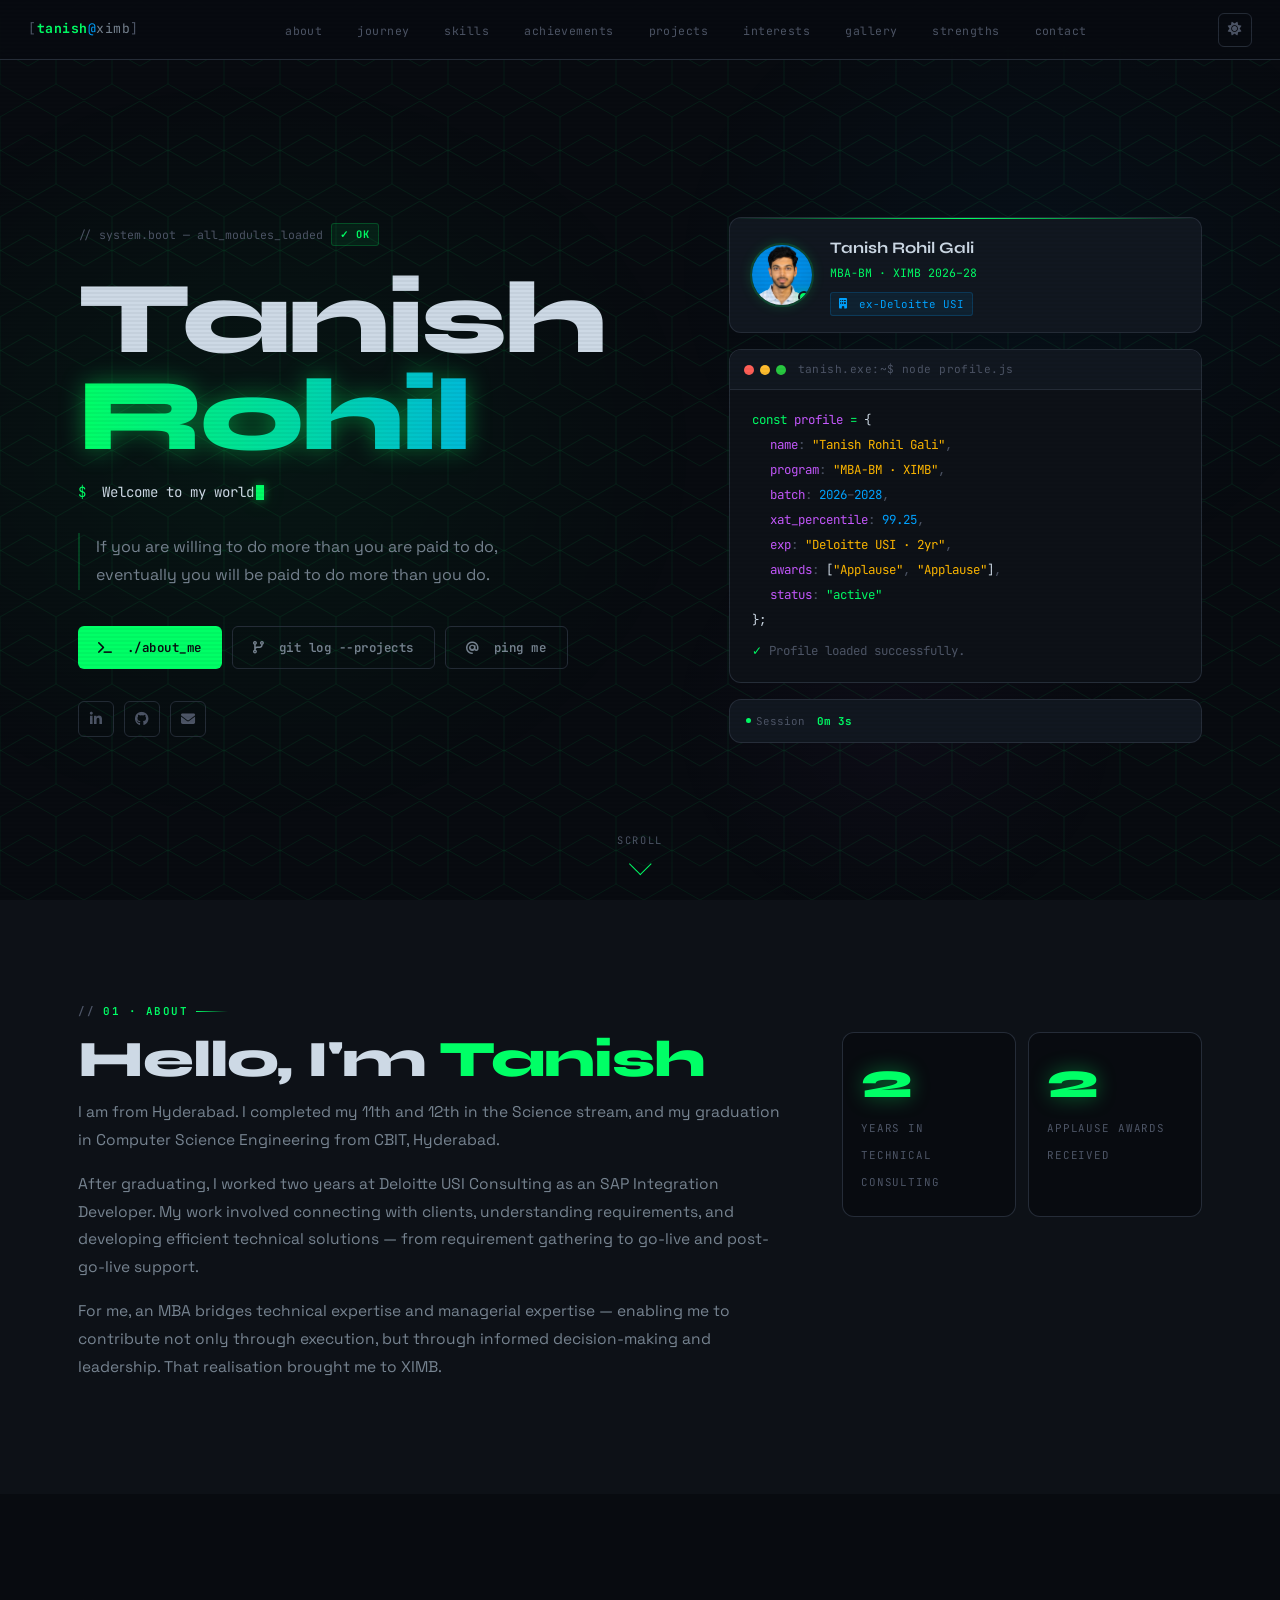
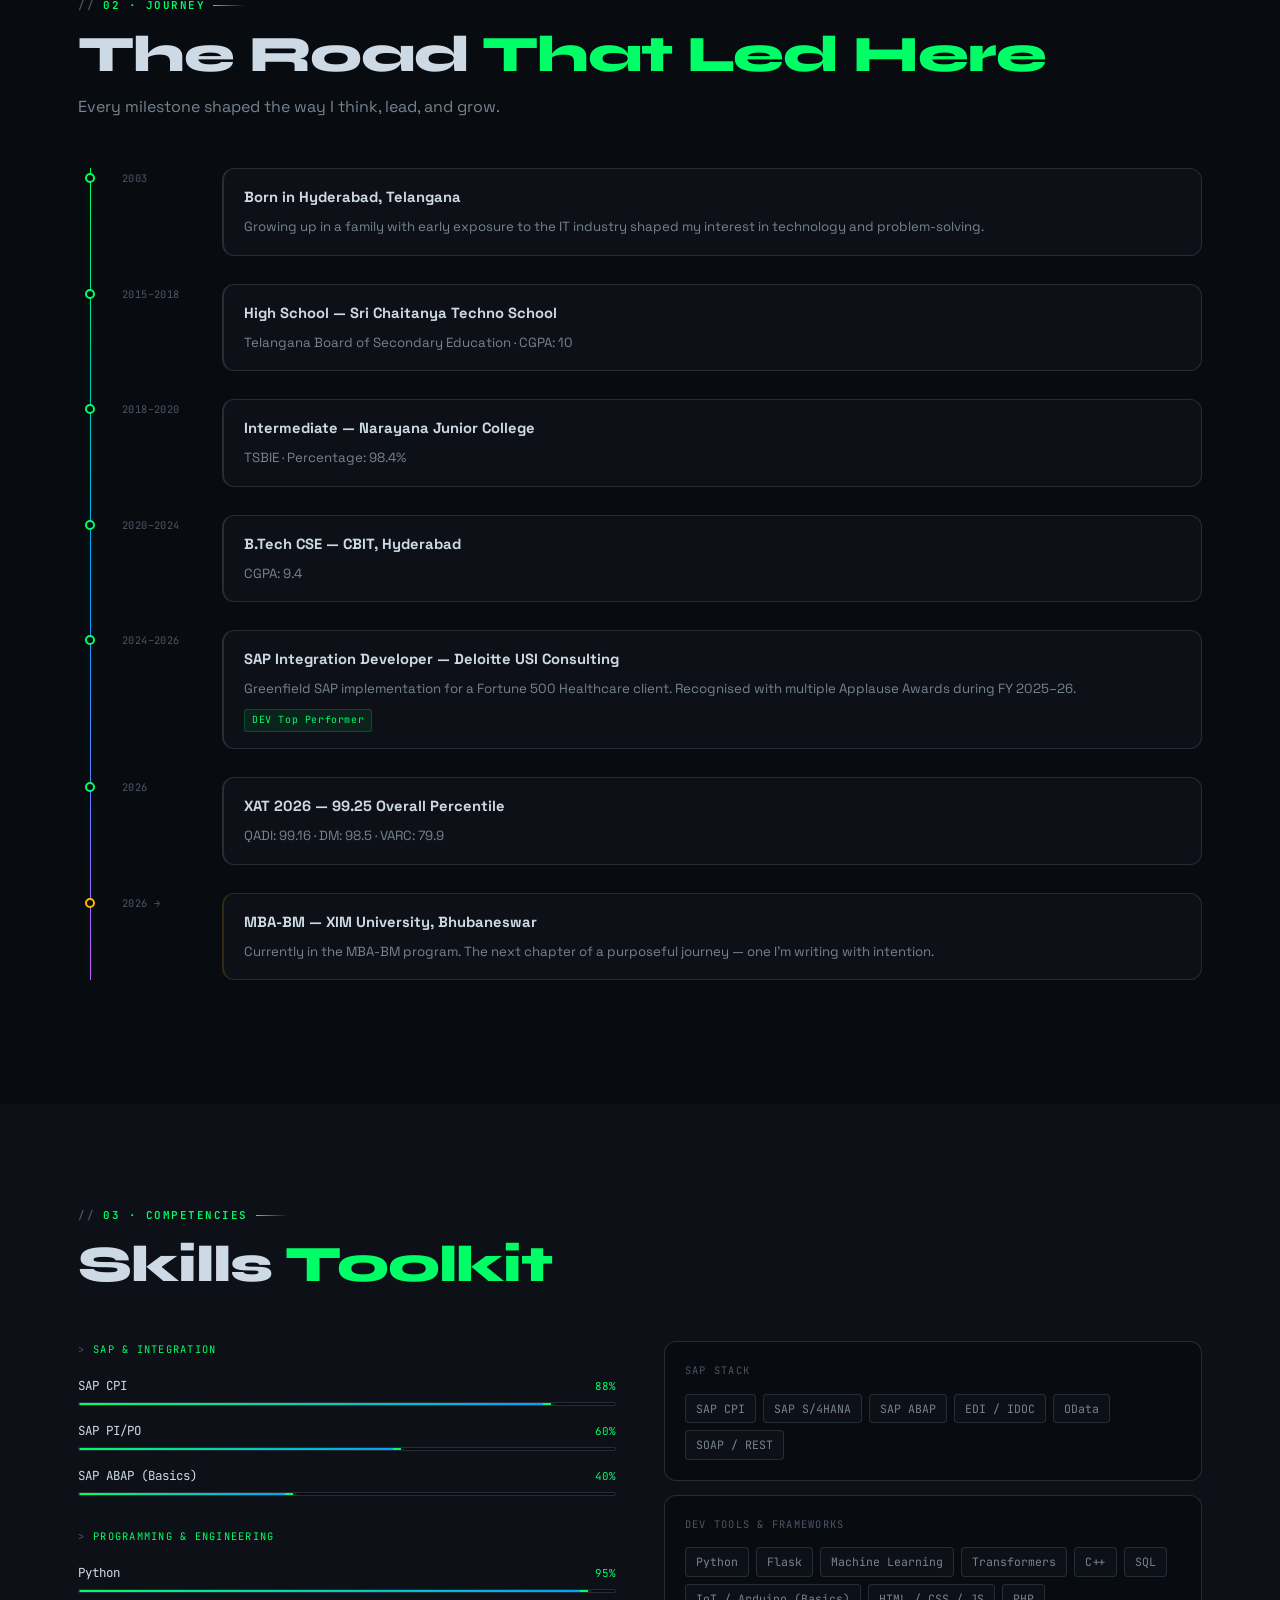
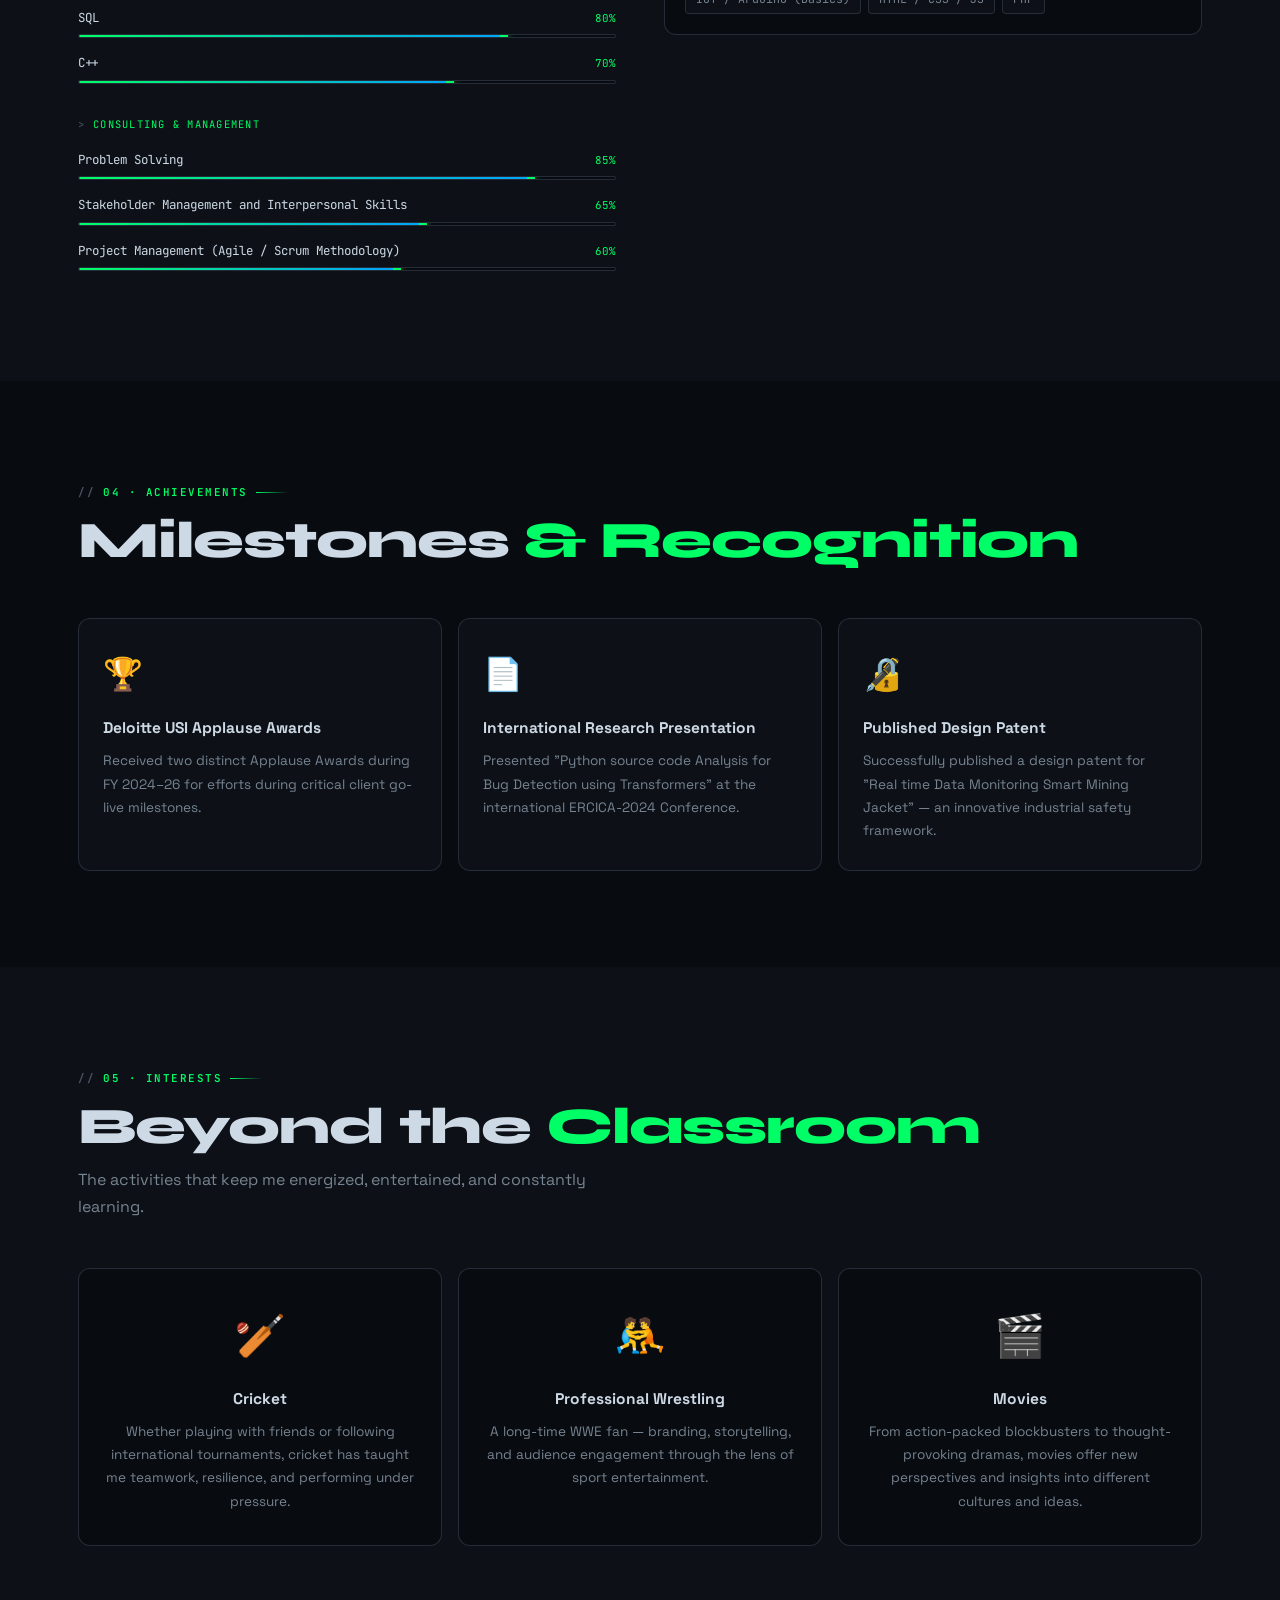
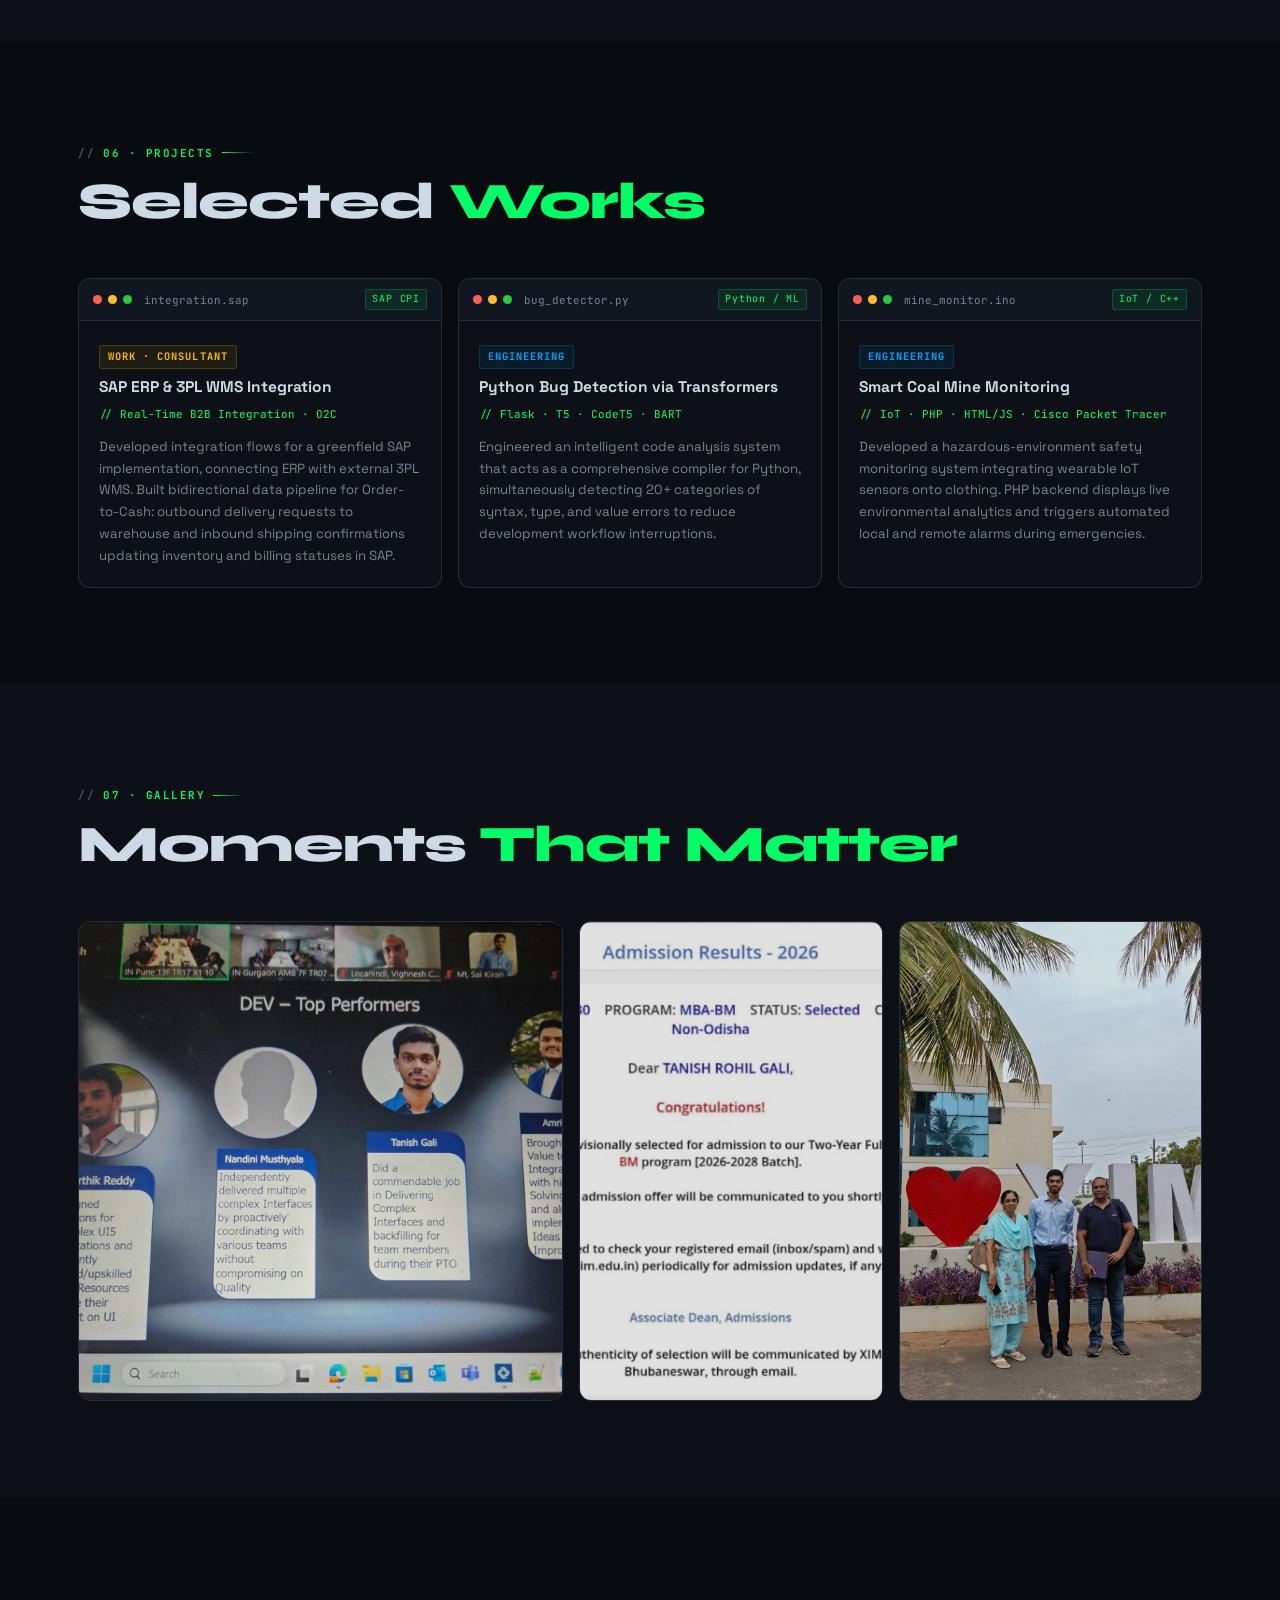
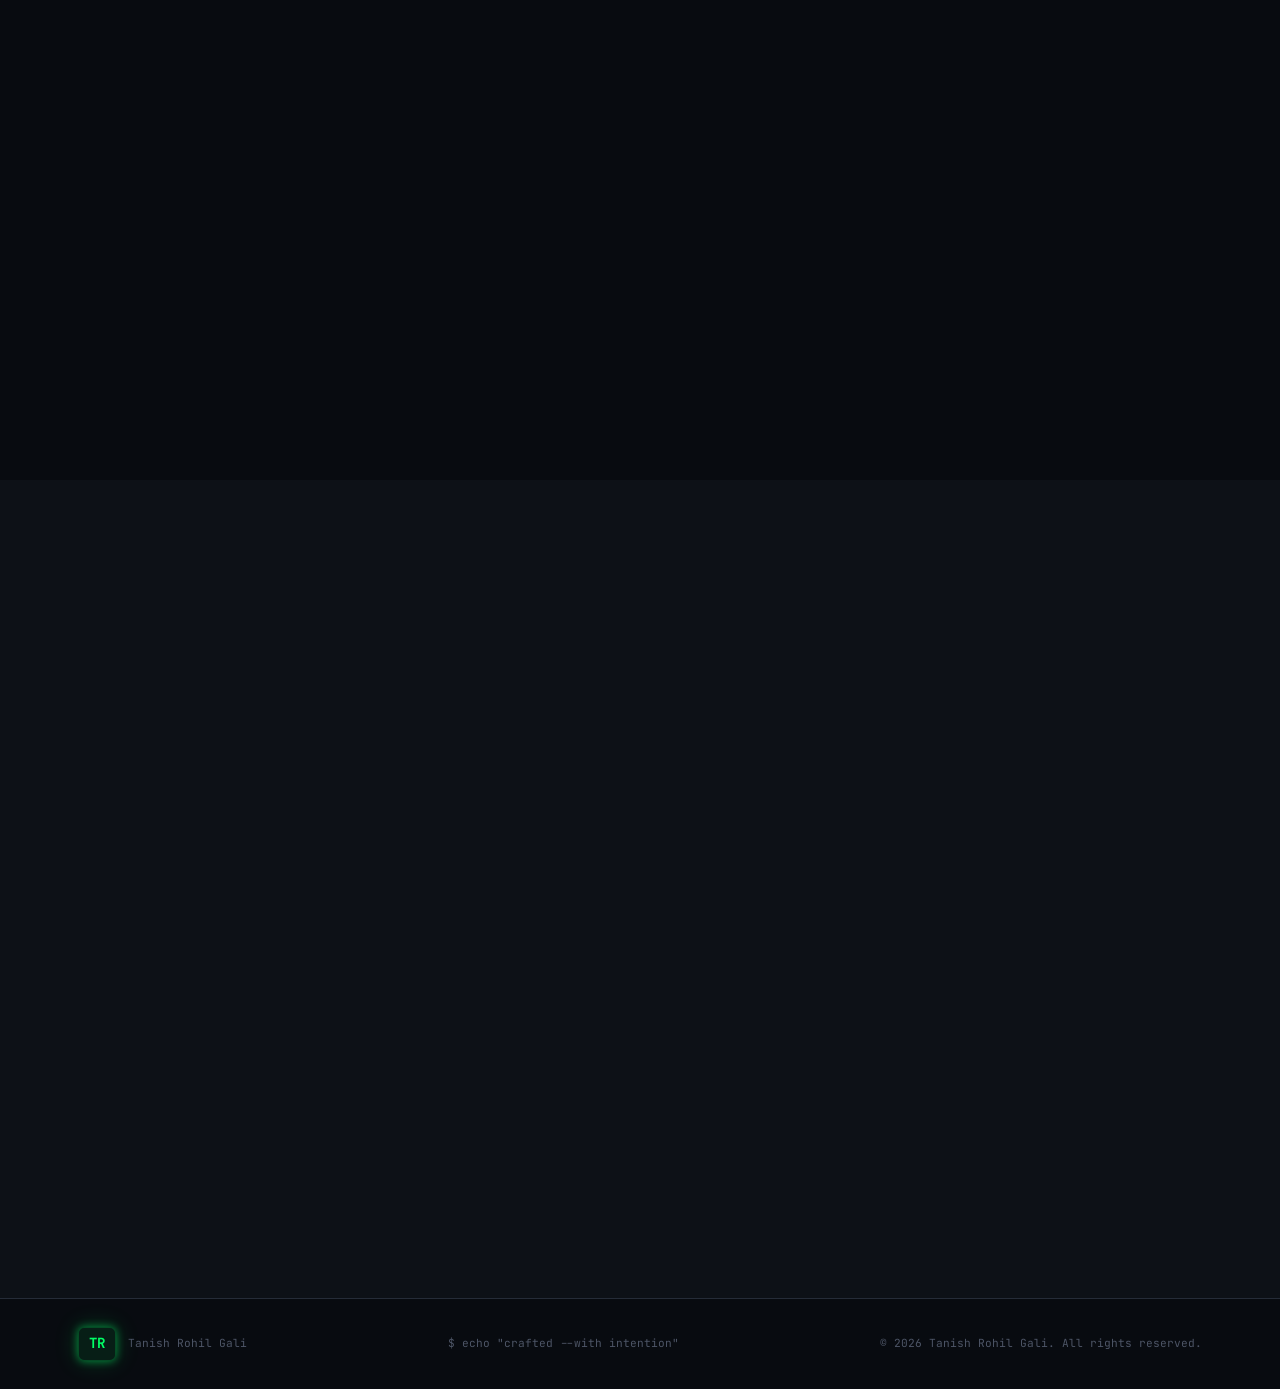
<file: index.html>
<!DOCTYPE html>
<html lang="en" data-theme="dark">
<head>
  <meta charset="UTF-8" />
  <meta name="viewport" content="width=device-width, initial-scale=1.0" />
  <meta name="description" content="Tanish Rohil — MBA-BM Candidate at XIMB · Former SAP Integration Developer at Deloitte" />
  <title>Tanish Rohil | MBA Portfolio</title>

  <link rel="preconnect" href="https://fonts.googleapis.com" />
  <link rel="preconnect" href="https://fonts.gstatic.com" crossorigin />
  <link href="https://fonts.googleapis.com/css2?family=JetBrains+Mono:ital,wght@0,300;0,400;0,500;0,700;1,400&family=Space+Grotesk:wght@300;400;500;600;700&family=Syne:wght@400;600;700;800&display=swap" rel="stylesheet" />
  <link rel="stylesheet" href="https://cdnjs.cloudflare.com/ajax/libs/font-awesome/6.5.1/css/all.min.css" />
  <link rel="icon" type="image/png" href="./Ximb_logo_trans.png" />
  <link rel="stylesheet" href="style.css" />
</head>
<body>

<!-- MATRIX CANVAS (full-page bg) -->
<canvas id="matrixCanvas"></canvas>

<!-- ═══ NAVBAR ═══ -->
<nav class="navbar" id="navbar">
  <div class="nav-logo">
    <span class="nav-logo-bracket">[</span>
    <span class="nav-logo-name">tanish</span>
    <span class="nav-logo-at">@</span>
    <span class="nav-logo-host">ximb</span>
    <span class="nav-logo-bracket">]</span>
  </div>
  <ul class="nav-links" id="navLinks">
    <li><a href="#about"        data-num="01">about</a></li>
    <li><a href="#journey"      data-num="02">journey</a></li>
    <li><a href="#skills"       data-num="03">skills</a></li>
    <li><a href="#achievements" data-num="04">achievements</a></li>
    <li><a href="#projects"     data-num="05">projects</a></li>
    <li><a href="#interests"    data-num="06">interests</a></li>
    <li><a href="#gallery"      data-num="07">gallery</a></li>
    <li><a href="#strengths"    data-num="08">strengths</a></li>
    <li><a href="#contact"      data-num="09">contact</a></li>
  </ul>
  <div class="nav-actions">
    <button class="theme-toggle" id="themeToggle" aria-label="Toggle theme">
      <i class="fas fa-moon" id="themeIcon"></i>
    </button>
    <button class="nav-hamburger" id="hamburger" aria-label="Menu">
      <span></span><span></span><span></span>
    </button>
  </div>
</nav>

<!-- ═══ HERO ═══ -->
<section class="hero" id="home">
  <div class="hero-hexgrid"></div>
  <div class="hero-glow"></div>

  <div class="hero-inner">
    <div class="hero-left">
      <div class="boot-line">
        <span class="nav-logo-bracket" style="font-family:var(--font-mono);font-size:0.72rem">//&nbsp;system.boot&nbsp;&mdash;&nbsp;all_modules_loaded</span>
        <span class="boot-ok">✓ OK</span>
      </div>

      <h1 class="hero-name glitch" data-text="Tanish Rohil">
        <span class="hero-name-line1">Tanish</span>
        <span class="hero-name-line2">Rohil</span>
      </h1>

      <div class="hero-role">
        <span class="ty-prompt">$&nbsp;</span>
        <span class="ty-text" id="typewriter"></span>
        <span class="ty-cursor"></span>
      </div>

      <p class="hero-bio">
     If you are willing to do more than you are paid to do, eventually you will be paid to do more than you do.
      </p>

      <div class="hero-cta">
        <a href="#about"   class="btn btn-g"><i class="fas fa-terminal"></i>&nbsp;./about_me</a>
        <a href="#projects" class="btn btn-ghost"><i class="fas fa-code-branch"></i>&nbsp;git log --projects</a>
        <a href="#contact"  class="btn btn-ghost"><i class="fas fa-at"></i>&nbsp;ping me</a>
      </div>

      <div class="hero-social">
        <a href="https://www.linkedin.com/in/tanish-rohil-447b3a212/" target="_blank" class="soc-btn" aria-label="LinkedIn"><i class="fab fa-linkedin-in"></i></a>
        <a href="https://github.com/tanishrohil" target="_blank" class="soc-btn" aria-label="GitHub"><i class="fab fa-github"></i></a>
        <a href="mailto:tanishrohilcbit@gmail.com" class="soc-btn" aria-label="Email"><i class="fas fa-envelope"></i></a>
      </div>
    </div>

    <div class="hero-right">

      <!-- Profile -->
      <div class="profile-card">
        <div class="prof-avatar">
          <img src="TanishPassport.png" alt="Tanish Rohil" />
          <span class="prof-online"></span>
        </div>
        <div>
          <div class="prof-name">Tanish Rohil Gali</div>
          <div class="prof-role">MBA-BM · XIMB 2026–28</div>
          <span class="prof-badge"><i class="fas fa-building" style="font-size:0.65rem"></i>&nbsp;ex-Deloitte USI</span>
        </div>
      </div>

      <!-- Terminal block -->
      <div class="terminal">
        <div class="t-bar">
          <span class="t-dot" style="background:#ff5f57"></span>
          <span class="t-dot" style="background:#febc2e"></span>
          <span class="t-dot" style="background:#28c840"></span>
          <span class="t-title">tanish.exe:~$ node profile.js</span>
        </div>
        <div class="t-body">
          <div><span class="t-g">const</span> <span class="t-p">profile</span> <span class="t-g">=</span> {</div>
          <div style="padding-left:18px"><span class="t-p">name</span><span class="t-m">:</span> <span class="t-a">"Tanish Rohil Gali"</span><span class="t-m">,</span></div>
          <div style="padding-left:18px"><span class="t-p">program</span><span class="t-m">:</span> <span class="t-a">"MBA-BM · XIMB"</span><span class="t-m">,</span></div>
          <div style="padding-left:18px"><span class="t-p">batch</span><span class="t-m">:</span> <span class="t-b">2026</span><span class="t-m">–</span><span class="t-b">2028</span><span class="t-m">,</span></div>
          <div style="padding-left:18px"><span class="t-p">xat_percentile</span><span class="t-m">:</span> <span class="t-b">99.25</span><span class="t-m">,</span></div>
          <div style="padding-left:18px"><span class="t-p">exp</span><span class="t-m">:</span> <span class="t-a">"Deloitte USI · 2yr"</span><span class="t-m">,</span></div>
          <div style="padding-left:18px"><span class="t-p">awards</span><span class="t-m">:</span> [<span class="t-a">"Applause"</span><span class="t-m">,</span> <span class="t-a">"Applause"</span>]<span class="t-m">,</span></div>
          <div style="padding-left:18px"><span class="t-p">status</span><span class="t-m">:</span> <span class="t-g">"active"</span></div>
          <div>};</div>
          <div style="height:6px"></div>
          <div><span class="t-g">✓</span> <span class="t-m">Profile loaded successfully.</span></div>
        </div>
      </div>

      <!-- Live strip -->
      <div class="live-strip">
        <div class="ls-item"><span class="ls-dot"></span><span>Session&nbsp;</span><span class="ls-val" id="uptime">0m 0s</span></div>
      </div>
    </div>
  </div>

  <div class="hero-scroll">
    <span>scroll</span>
    <div class="scroll-arr"></div>
  </div>
</section>

<!-- ═══ ABOUT ═══ -->
<section class="section about-section" id="about">
  <div class="container">
    <div class="s-tag reveal">01 · about</div>
    <div class="about-grid">
      <div class="about-text reveal">
        <h2 class="s-head">Hello, I'm <em>Tanish</em></h2>
        <p class="about-p">
          I am from Hyderabad. I completed my 11th and 12th in the Science stream,
          and my graduation in Computer Science Engineering from CBIT, Hyderabad.
        </p>
        <p class="about-p">
          After graduating, I worked two years at Deloitte USI Consulting as an SAP Integration Developer.
          My work involved connecting with clients, understanding requirements, and developing efficient
          technical solutions — from requirement gathering to go-live and post-go-live support.
        </p>
        <p class="about-p">
          For me, an MBA bridges technical expertise and managerial expertise — enabling me to contribute
          not only through execution, but through informed decision-making and leadership.
          That realisation brought me to XIMB.
        </p>
      </div>
      <div class="reveal" style="--delay:0.1s">
        <div class="stat-grid">
          <div class="stat-box">
            <span class="stat-num" data-target="2">2</span>
            <span class="stat-label">Years in Technical Consulting</span>
          </div>
          <div class="stat-box">
            <span class="stat-num" data-target="2">2</span>
            <span class="stat-label">Applause Awards Received</span>
          </div>
        </div>
      </div>
    </div>
  </div>
</section>

<!-- ═══ JOURNEY ═══ -->
<section class="section journey-section" id="journey">
  <div class="container">
    <div class="s-tag reveal">02 · journey</div>
    <h2 class="s-head reveal">The Road <em>That Led Here</em></h2>
    <p class="s-sub reveal">Every milestone shaped the way I think, lead, and grow.</p>

    <div class="timeline">
      <div class="tl-item reveal">
        <div class="tl-dot"></div>
        <div class="tl-year">2003</div>
        <div class="tl-card"><h3>Born in Hyderabad, Telangana</h3><p>Growing up in a family with early exposure to the IT industry shaped my interest in technology and problem-solving.</p></div>
      </div>
      <div class="tl-item reveal" style="--delay:0.05s">
        <div class="tl-dot"></div>
        <div class="tl-year">2015–2018</div>
        <div class="tl-card"><h3>High School — Sri Chaitanya Techno School</h3><p>Telangana Board of Secondary Education · CGPA: 10</p></div>
      </div>
      <div class="tl-item reveal" style="--delay:0.1s">
        <div class="tl-dot"></div>
        <div class="tl-year">2018–2020</div>
        <div class="tl-card"><h3>Intermediate — Narayana Junior College</h3><p>TSBIE · Percentage: 98.4%</p></div>
      </div>
      <div class="tl-item reveal" style="--delay:0.15s">
        <div class="tl-dot"></div>
        <div class="tl-year">2020–2024</div>
        <div class="tl-card"><h3>B.Tech CSE — CBIT, Hyderabad</h3><p>CGPA: 9.4 </p></div>
      </div>
      <div class="tl-item reveal" style="--delay:0.2s">
        <div class="tl-dot"></div>
        <div class="tl-year">2024–2026</div>
        <div class="tl-card">
          <h3>SAP Integration Developer — Deloitte USI Consulting</h3>
          <p>Greenfield SAP implementation for a Fortune 500 Healthcare client. Recognised with multiple Applause Awards during FY 2025–26.</p>
          <span class="tl-highlight-tag">DEV Top Performer</span>
        </div>
      </div>
      <div class="tl-item reveal" style="--delay:0.25s">
        <div class="tl-dot"></div>
        <div class="tl-year">2026</div>
        <div class="tl-card"><h3>XAT 2026 — 99.25 Overall Percentile</h3><p>QADI: 99.16 · DM: 98.5 · VARC: 79.9</p></div>
      </div>
      <div class="tl-item reveal" style="--delay:0.3s">
        <div class="tl-dot gold"></div>
        <div class="tl-year">2026 →</div>
        <div class="tl-card hl"><h3>MBA-BM — XIM University, Bhubaneswar</h3><p>Currently in the MBA-BM program. The next chapter of a purposeful journey — one I'm writing with intention.</p></div>
      </div>
    </div>
  </div>
</section>

<!-- ═══ SKILLS ═══ -->
<section class="section skills-section" id="skills">
  <div class="container">
    <div class="s-tag reveal">03 · competencies</div>
    <h2 class="s-head reveal">Skills <em>Toolkit</em></h2>

    <div class="skills-layout">
      <!-- Left: bar charts -->
      <div class="reveal">
        <div class="skill-block">
          <div class="skill-block-title">SAP & Integration</div>
          <div class="skill-row">
            <div class="skill-row-top"><span class="skill-name">SAP CPI</span><span class="skill-pct">88%</span></div>
            <div class="skill-bar-track"><div class="skill-bar-fill" data-pct="88"></div></div>
          </div>
          <div class="skill-row">
            <div class="skill-row-top"><span class="skill-name">SAP PI/PO</span><span class="skill-pct">60%</span></div>
            <div class="skill-bar-track"><div class="skill-bar-fill" data-pct="60"></div></div>
          </div>
          <div class="skill-row">
            <div class="skill-row-top"><span class="skill-name">SAP ABAP (Basics)</span><span class="skill-pct">40%</span></div>
            <div class="skill-bar-track"><div class="skill-bar-fill" data-pct="40"></div></div>
          </div>
        </div>

        <div class="skill-block">
          <div class="skill-block-title">Programming & Engineering</div>
          <div class="skill-row">
            <div class="skill-row-top"><span class="skill-name">Python</span><span class="skill-pct">95%</span></div>
            <div class="skill-bar-track"><div class="skill-bar-fill" data-pct="95"></div></div>
          </div>
          <div class="skill-row">
            <div class="skill-row-top"><span class="skill-name">SQL</span><span class="skill-pct">80%</span></div>
            <div class="skill-bar-track"><div class="skill-bar-fill" data-pct="80"></div></div>
          </div>
          <div class="skill-row">
            <div class="skill-row-top"><span class="skill-name">C++</span><span class="skill-pct">70%</span></div>
            <div class="skill-bar-track"><div class="skill-bar-fill" data-pct="70"></div></div>
          </div>
        </div>

        <div class="skill-block">
          <div class="skill-block-title">Consulting & Management</div>
           <div class="skill-row">
            <div class="skill-row-top"><span class="skill-name">Problem Solving</span><span class="skill-pct">85%</span></div>
            <div class="skill-bar-track"><div class="skill-bar-fill" data-pct="85"></div></div>
          </div>
          <div class="skill-row">
            <div class="skill-row-top"><span class="skill-name">Stakeholder Management and Interpersonal Skills</span><span class="skill-pct">65%</span></div>
            <div class="skill-bar-track"><div class="skill-bar-fill" data-pct="65"></div></div>
          </div>
          <div class="skill-row">
            <div class="skill-row-top"><span class="skill-name">Project Management (Agile / Scrum Methodology)</span><span class="skill-pct">60%</span></div>
            <div class="skill-bar-track"><div class="skill-bar-fill" data-pct="60"></div></div>
          </div>
        </div>
      </div>

      <!-- Right: tag cloud panels -->
      <div class="reveal" style="--delay:0.1s; display:flex; flex-direction:column; gap:14px;">
        <div class="skill-tags-panel">
          <div class="stp-title">SAP Stack</div>
          <div class="tags-cloud">
            <span class="s-tag-item">SAP CPI</span>
            <span class="s-tag-item">SAP S/4HANA</span>
            <span class="s-tag-item">SAP ABAP</span>
            <span class="s-tag-item">EDI / IDOC</span>
            <span class="s-tag-item">OData</span>
            <span class="s-tag-item">SOAP / REST</span>
          </div>
        </div>
        <div class="skill-tags-panel">
          <div class="stp-title">Dev Tools & Frameworks</div>
          <div class="tags-cloud">
            <span class="s-tag-item">Python</span>
            <span class="s-tag-item">Flask</span>
            <span class="s-tag-item">Machine Learning</span>
            <span class="s-tag-item">Transformers</span>
            <span class="s-tag-item">C++</span>
            <span class="s-tag-item">SQL</span>
            <span class="s-tag-item">IoT / Arduino (Basics)</span>
            <span class="s-tag-item">HTML / CSS / JS</span>
            <span class="s-tag-item">PHP</span>
          </div>
        </div>
      </div>
    </div>
  </div>
</section>

<!-- ═══ ACHIEVEMENTS ═══ -->
<section class="section achievements-section" id="achievements">
  <div class="container">
    <div class="s-tag reveal">04 · achievements</div>
    <h2 class="s-head reveal">Milestones <em>&amp; Recognition</em></h2>
    <div class="ach-grid">
      <div class="ach-card reveal" style="--delay:0.05s">
        <span class="ach-icon">🏆</span>
        <h3>Deloitte USI Applause Awards</h3>
        <p>Received two distinct Applause Awards during FY 2024–26 for efforts during critical client go-live milestones.</p>
      </div>
      <div class="ach-card reveal" style="--delay:0.1s">
        <span class="ach-icon">📄</span>
        <h3>International Research Presentation</h3>
        <p>Presented "Python source code Analysis for Bug Detection using Transformers" at the international ERCICA-2024 Conference.</p>
      </div>
      <div class="ach-card reveal" style="--delay:0.15s">
        <span class="ach-icon">🔏</span>
        <h3>Published Design Patent</h3>
        <p>Successfully published a design patent for "Real time Data Monitoring Smart Mining Jacket" — an innovative industrial safety framework.</p>
      </div>
    </div>
  </div>
</section>

<!-- ═══ INTERESTS ═══ -->
<section class="section interests-section" id="interests">
  <div class="container">
    <div class="s-tag reveal">05 · interests</div>
    <h2 class="s-head reveal">Beyond the <em>Classroom</em></h2>
    <p class="s-sub reveal">The activities that keep me energized, entertained, and constantly learning.</p>
    <div class="interests-grid">
      <div class="interest-card reveal" style="--delay:0.05s">
        <span class="interest-icon">🏏</span>
        <h4>Cricket</h4>
        <p>Whether playing with friends or following international tournaments, cricket has taught me teamwork, resilience, and performing under pressure.</p>
      </div>
      <div class="interest-card reveal" style="--delay:0.1s">
        <span class="interest-icon">🤼</span>
        <h4>Professional Wrestling</h4>
        <p>A long-time WWE fan — branding, storytelling, and audience engagement through the lens of sport entertainment.</p>
      </div>
      <div class="interest-card reveal" style="--delay:0.15s">
        <span class="interest-icon">🎬</span>
        <h4>Movies</h4>
        <p>From action-packed blockbusters to thought-provoking dramas, movies offer new perspectives and insights into different cultures and ideas.</p>
      </div>
    </div>
  </div>
</section>

<!-- ═══ PROJECTS ═══ -->
<section class="section projects-section" id="projects">
  <div class="container">
    <div class="s-tag reveal">06 · projects</div>
    <h2 class="s-head reveal">Selected <em>Works</em></h2>
    <div class="projects-grid">

      <div class="proj-card reveal" style="--delay:0.05s">
        <div class="proj-editor-bar">
          <span class="pe-dot" style="background:#ff5f57"></span>
          <span class="pe-dot" style="background:#febc2e"></span>
          <span class="pe-dot" style="background:#28c840"></span>
          <span class="pe-filename">integration.sap</span>
          <span class="pe-lang">SAP CPI</span>
        </div>
        <div class="proj-body">
          <span class="proj-type pt-work">Work · Consultant</span>
          <h3>SAP ERP &amp; 3PL WMS Integration</h3>
          <span class="proj-stack">// Real-Time B2B Integration · O2C</span>
          <p>Developed integration flows for a greenfield SAP implementation, connecting ERP with external 3PL WMS. Built bidirectional data pipeline for Order-to-Cash: outbound delivery requests to warehouse and inbound shipping confirmations updating inventory and billing statuses in SAP.</p>
        </div>
      </div>

      <div class="proj-card reveal" style="--delay:0.1s">
        <div class="proj-editor-bar">
          <span class="pe-dot" style="background:#ff5f57"></span>
          <span class="pe-dot" style="background:#febc2e"></span>
          <span class="pe-dot" style="background:#28c840"></span>
          <span class="pe-filename">bug_detector.py</span>
          <span class="pe-lang">Python / ML</span>
        </div>
        <div class="proj-body">
          <span class="proj-type pt-eng">Engineering</span>
          <h3>Python Bug Detection via Transformers</h3>
          <span class="proj-stack">// Flask · T5 · CodeT5 · BART</span>
          <p>Engineered an intelligent code analysis system that acts as a comprehensive compiler for Python, simultaneously detecting 20+ categories of syntax, type, and value errors to reduce development workflow interruptions.</p>
        </div>
      </div>

      <div class="proj-card reveal" style="--delay:0.15s">
        <div class="proj-editor-bar">
          <span class="pe-dot" style="background:#ff5f57"></span>
          <span class="pe-dot" style="background:#febc2e"></span>
          <span class="pe-dot" style="background:#28c840"></span>
          <span class="pe-filename">mine_monitor.ino</span>
          <span class="pe-lang">IoT / C++</span>
        </div>
        <div class="proj-body">
          <span class="proj-type pt-eng">Engineering</span>
          <h3>Smart Coal Mine Monitoring</h3>
          <span class="proj-stack">// IoT · PHP · HTML/JS · Cisco Packet Tracer</span>
          <p>Developed a hazardous-environment safety monitoring system integrating wearable IoT sensors onto clothing. PHP backend displays live environmental analytics and triggers automated local and remote alarms during emergencies.</p>
        </div>
      </div>

    </div>
  </div>
</section>

<!-- ═══ GALLERY ═══ -->
<section class="section gallery-section" id="gallery">
  <div class="container">
    <div class="s-tag reveal">07 · gallery</div>
    <h2 class="s-head reveal">Moments <em>That Matter</em></h2>
    <div class="gallery-grid">
      <div class="gallery-item reveal" style="--delay:0.05s">
        <img src="AppreciationAtDeloitte.jpg" alt="Applause Awards at Deloitte" loading="lazy" />
        <div class="gallery-overlay"><span class="g-label">Applause Awards · Deloitte</span></div>
      </div>
      <div class="gallery-item reveal" style="--delay:0.1s">
        <img src="XIMBResult.jpg" alt="XIMB Result Day" loading="lazy" />
        <div class="gallery-overlay"><span class="g-label">XIMB Result Day</span></div>
      </div>
      <div class="gallery-item reveal" style="--delay:0.15s">
        <img src="XIMB Registration Day.jpg" alt="XIMB Registration Day" loading="lazy" />
        <div class="gallery-overlay"><span class="g-label">First Day at XIMB!</span></div>
      </div>
    </div>
  </div>
</section>

<!-- ═══ STRENGTHS ═══ -->
<section class="section strengths-section" id="strengths">
  <div class="container">
    <div class="s-tag reveal">08 · strengths</div>
    <h2 class="s-head reveal">What I Bring <em>to the Table</em></h2>
    <div class="str-grid">
      <div class="str-card reveal" style="--delay:0.05s">
        <span class="str-num">function_01()</span>
        <h3>Ownership &amp; Initiative</h3>
        <p>I don't wait for opportunities to be assigned. Whether learning a new technology, exploring adjacent workstreams, or solving unexpected challenges — I take initiative.</p>
      </div>
      <div class="str-card reveal" style="--delay:0.1s">
        <span class="str-num">function_02()</span>
        <h3>Cross-Functional Thinking</h3>
        <p>SAP consulting taught me to bridge business and technology. I can translate requirements across functional, technical, and stakeholder domains and align everyone toward a common goal.</p>
      </div>
      <div class="str-card reveal" style="--delay:0.15s">
        <span class="str-num">function_03()</span>
        <h3>Calm Under Pressure</h3>
        <p>During a demanding go-live phase, our team resolved nearly 50 defects over two months with extended hours and weekends. Staying composed helped me prioritize effectively.</p>
      </div>
    </div>
  </div>
</section>

<!-- ═══ CONTACT ═══ -->
<section class="section contact-section" id="contact">
  <div class="container">
    <div class="s-tag reveal">09 · connect</div>
    <h2 class="s-head reveal">Let's Start <em>a Conversation</em></h2>
    <p class="s-sub reveal">I'd love to connect — whether it's about a project, a club, or just a good movie recommendation.</p>

    <div class="contact-grid">
      <div class="c-items reveal">
        <a href="mailto:tanishrohilcbit@gmail.com" class="c-item">
          <div class="c-icon"><i class="fas fa-envelope"></i></div>
          <div><span class="c-lbl">Email</span><span class="c-val">tanishrohilcbit@gmail.com</span></div>
        </a>
        <div class="c-item">
          <div class="c-icon"><i class="fas fa-phone"></i></div>
          <div><span class="c-lbl">Phone</span><span class="c-val">+91 837 455 2224</span></div>
        </div>
        <a href="https://www.linkedin.com/in/tanish-rohil-447b3a212/" target="_blank" class="c-item">
          <div class="c-icon"><i class="fab fa-linkedin-in"></i></div>
          <div><span class="c-lbl">LinkedIn</span><span class="c-val">linkedin.com/in/tanish-rohil-447b3a212/</span></div>
        </a>
        <a href="https://github.com/tanishrohil" target="_blank" class="c-item">
          <div class="c-icon"><i class="fab fa-github"></i></div>
          <div><span class="c-lbl">GitHub</span><span class="c-val">github.com/tanishrohil</span></div>
        </a>
        <div class="c-item">
          <div class="c-icon"><i class="fas fa-map-marker-alt"></i></div>
          <div><span class="c-lbl">Location</span><span class="c-val">Bhubaneswar, Odisha (XIMB Campus)</span></div>
        </div>
      </div>

      <div class="contact-terminal reveal" style="--delay:0.12s">
        <div class="ct-header">
          <span style="width:8px;height:8px;border-radius:50%;background:#ff5f57;display:inline-block"></span>
          <span style="width:8px;height:8px;border-radius:50%;background:#febc2e;display:inline-block;margin:0 4px"></span>
          <span style="width:8px;height:8px;border-radius:50%;background:#28c840;display:inline-block"></span>
          &nbsp;contact.json
        </div>
        <div class="ct-body" style="font-family:var(--font-mono);font-size:0.78rem;line-height:2;">
          <div><span class="t-m">{</span></div>
          <div style="padding-left:18px"><span class="t-p">"name"</span><span class="t-m">:</span> <span class="t-a">"Tanish Rohil Gali"</span><span class="t-m">,</span></div>
          <div style="padding-left:18px"><span class="t-p">"role"</span><span class="t-m">:</span> <span class="t-a">"MBA-BM Candidate"</span><span class="t-m">,</span></div>
          <div style="padding-left:18px"><span class="t-p">"institute"</span><span class="t-m">:</span> <span class="t-a">"XIM University"</span><span class="t-m">,</span></div>
          <div style="padding-left:18px"><span class="t-p">"email"</span><span class="t-m">:</span> <span class="t-g">"tanishrohilcbit@gmail.com"</span><span class="t-m">,</span></div>
          <div style="padding-left:18px"><span class="t-p">"phone"</span><span class="t-m">:</span> <span class="t-g">"+91 837 455 2224"</span><span class="t-m">,</span></div>
          <div style="padding-left:18px"><span class="t-p">"linkedin"</span><span class="t-m">:</span> <span class="t-b">"tanish-rohil-447b3a212"</span><span class="t-m">,</span></div>
          <div style="padding-left:18px"><span class="t-p">"github"</span><span class="t-m">:</span> <span class="t-b">"tanishrohil"</span><span class="t-m">,</span></div>
          <div style="padding-left:18px"><span class="t-p">"open_to"</span><span class="t-m">:</span> [<span class="t-a">"clubs"</span><span class="t-m">,</span> <span class="t-a">"projects"</span><span class="t-m">,</span> <span class="t-a">"case competitions"</span>]</div>
          <div><span class="t-m">}</span></div>
        </div>
      </div>
    </div>
  </div>
</section>

<!-- ═══ FOOTER ═══ -->
<footer class="footer">
  <div class="footer-inner">
    <div style="display:flex;align-items:center;gap:12px">
      <span class="footer-logo">TR</span>
      <span class="footer-copy">Tanish Rohil Gali</span>
    </div>
    <span class="footer-copy" style="font-family:var(--font-mono)">$ echo "crafted --with intention"</span>
    <span class="footer-copy">© 2026 Tanish Rohil Gali. All rights reserved.</span>
  </div>
</footer>

<button class="scroll-top" id="scrollTop" aria-label="Scroll to top">
  <i class="fas fa-arrow-up"></i>
</button>

<script src="script.js"></script>
</body>
</html>
</file>
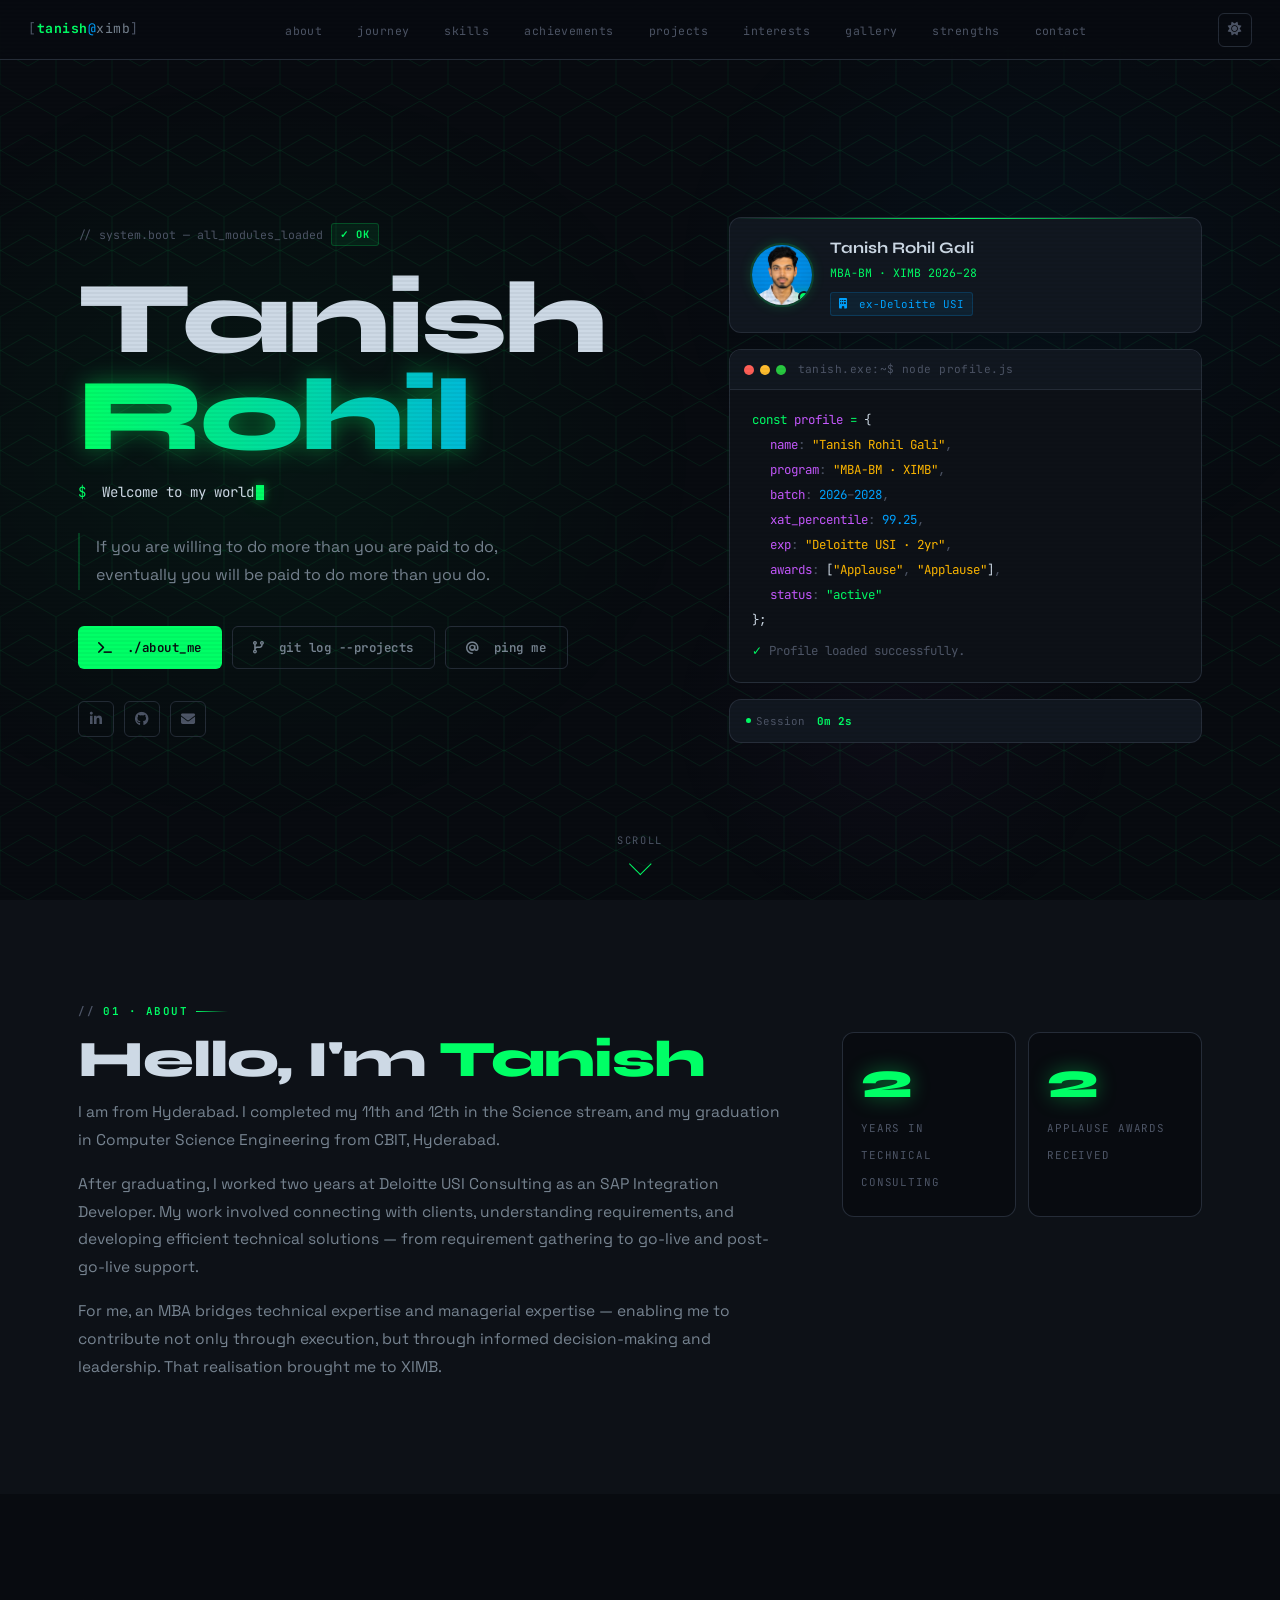
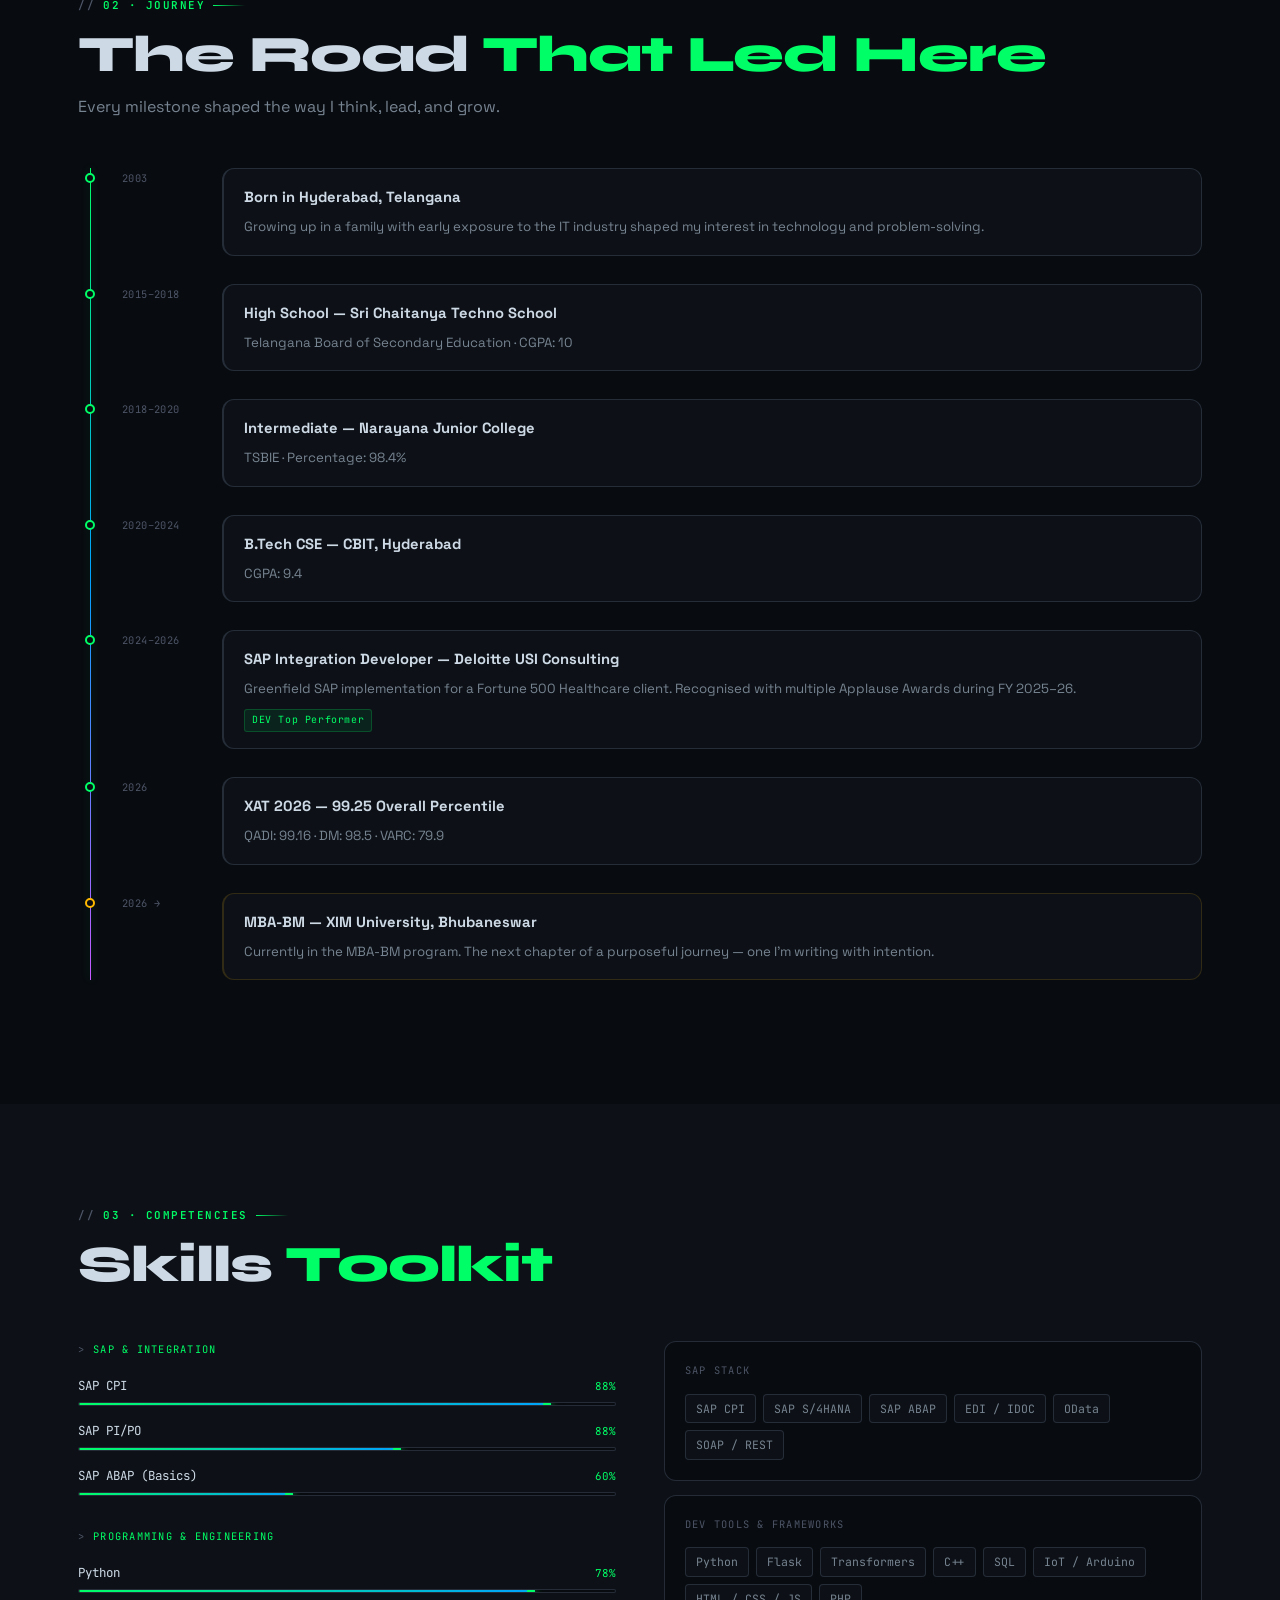
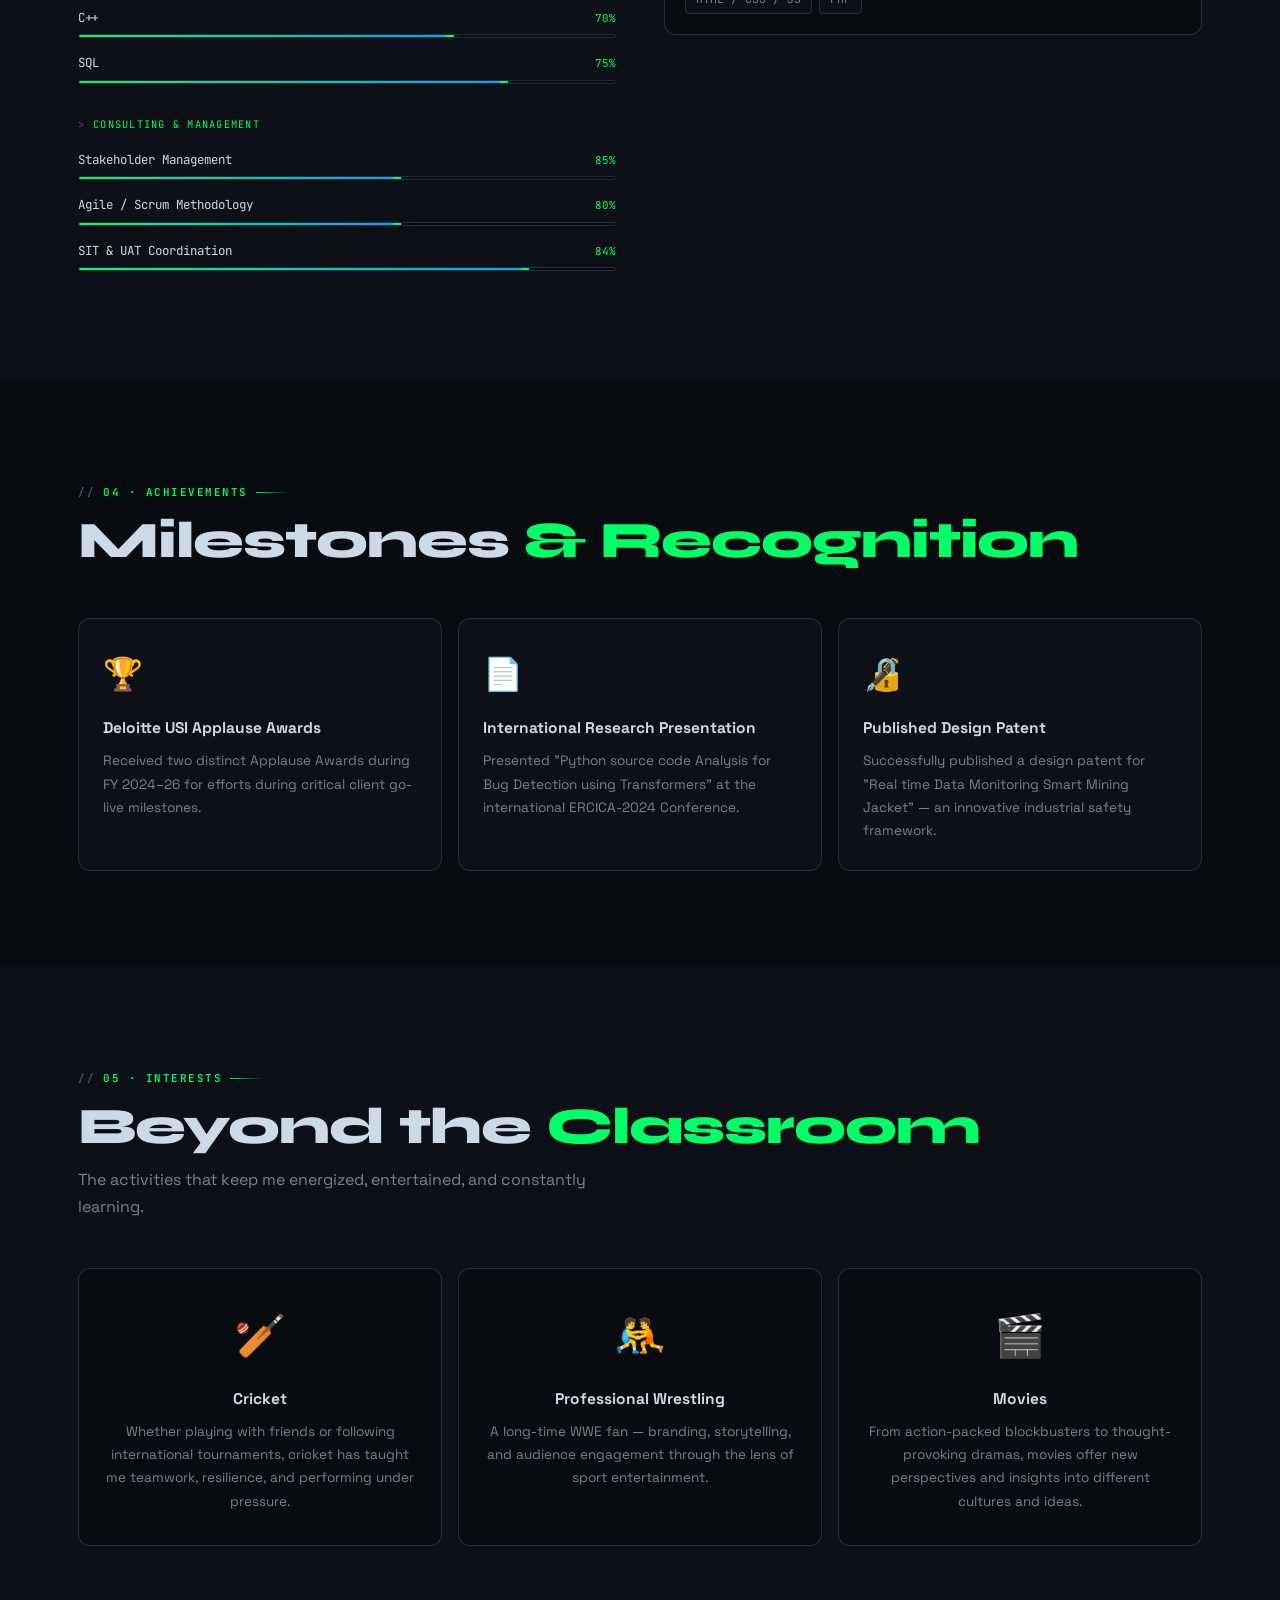
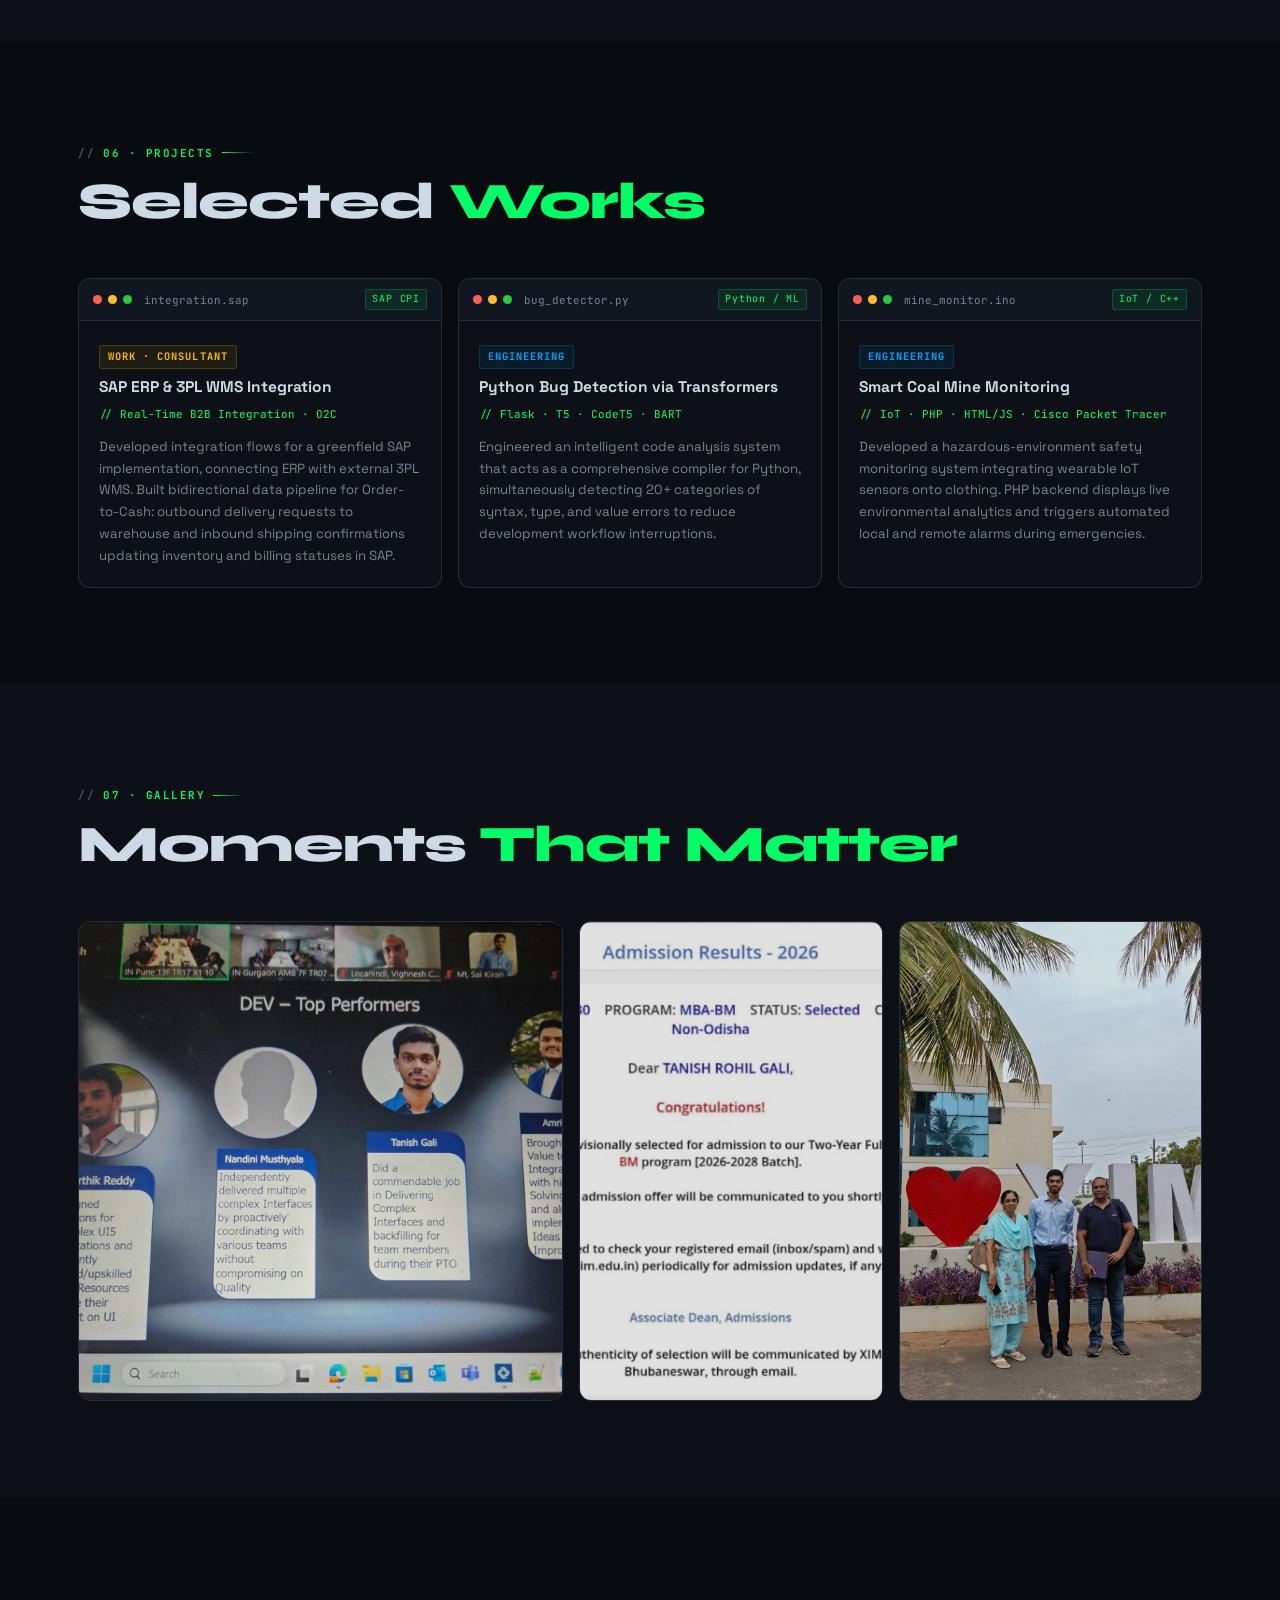
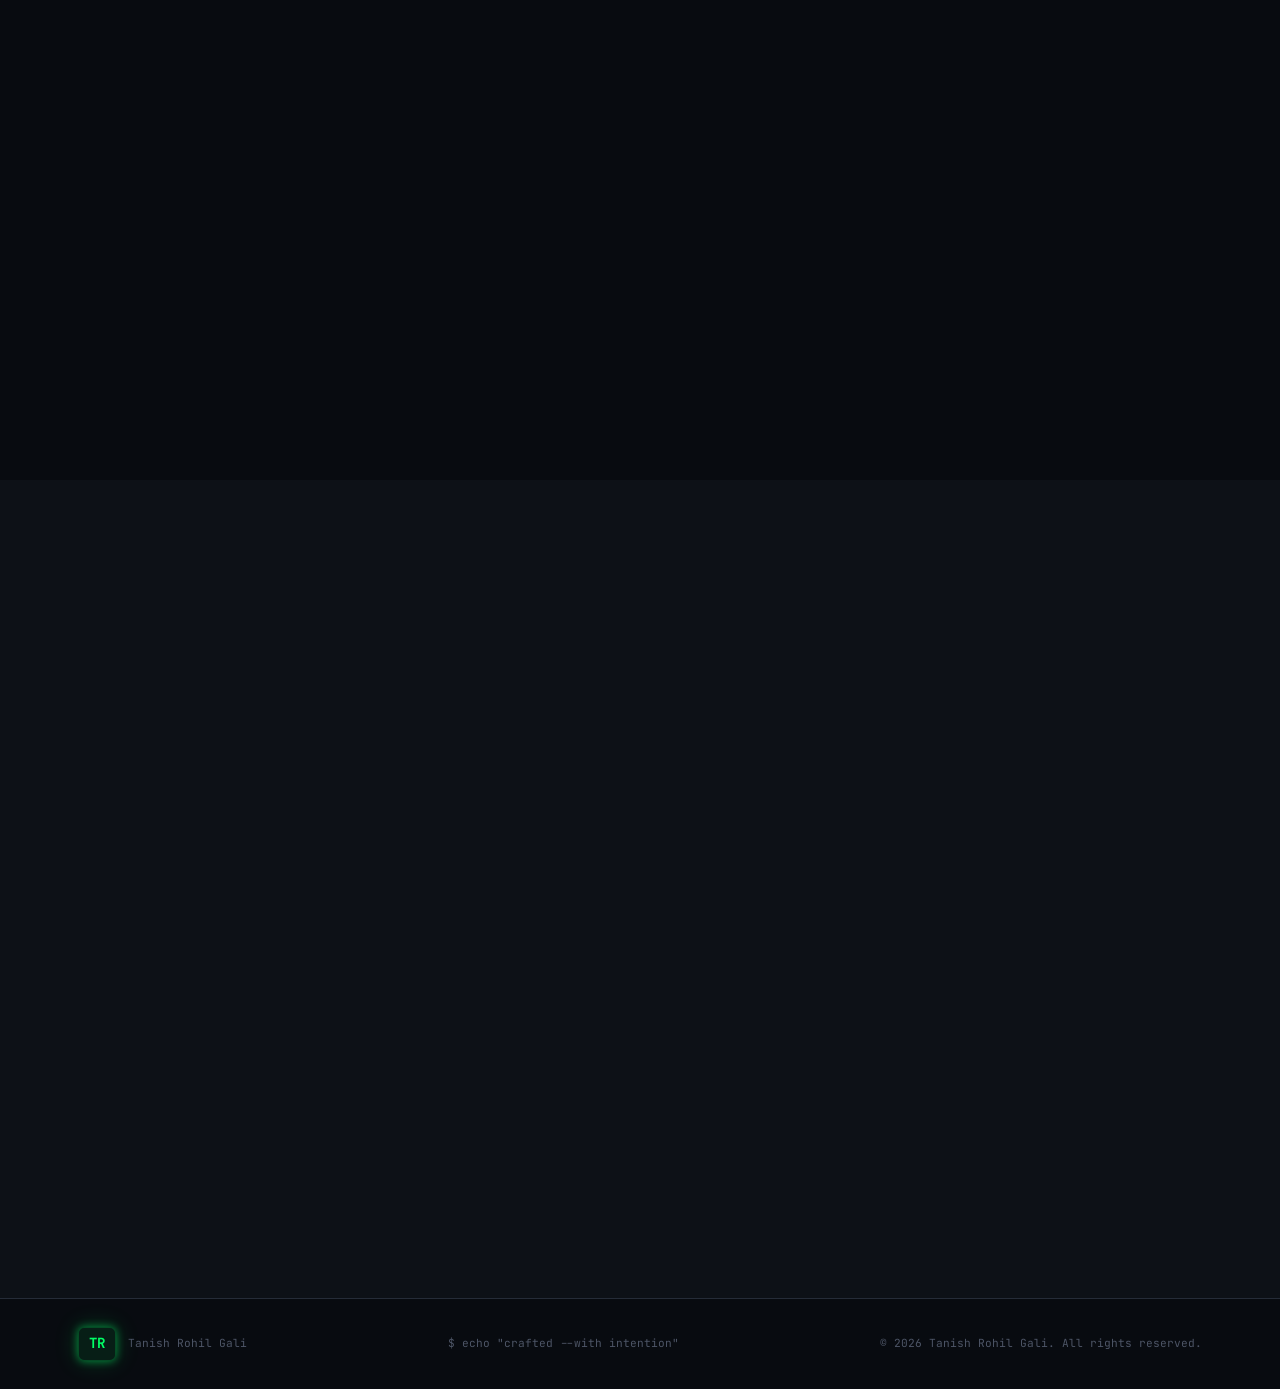
<file: index.html.html>
<!DOCTYPE html>
<html lang="en" data-theme="dark">
<head>
  <meta charset="UTF-8" />
  <meta name="viewport" content="width=device-width, initial-scale=1.0" />
  <meta name="description" content="Tanish Rohil — MBA-BM Candidate at XIMB · Former SAP Integration Developer at Deloitte" />
  <title>Tanish Rohil | MBA Portfolio</title>

  <link rel="preconnect" href="https://fonts.googleapis.com" />
  <link rel="preconnect" href="https://fonts.gstatic.com" crossorigin />
  <link href="https://fonts.googleapis.com/css2?family=JetBrains+Mono:ital,wght@0,300;0,400;0,500;0,700;1,400&family=Space+Grotesk:wght@300;400;500;600;700&family=Syne:wght@400;600;700;800&display=swap" rel="stylesheet" />
  <link rel="stylesheet" href="https://cdnjs.cloudflare.com/ajax/libs/font-awesome/6.5.1/css/all.min.css" />
  <link rel="icon" type="image/png" href="./Ximb_logo_trans.png" />
  <link rel="stylesheet" href="style.css" />
</head>
<body>

<!-- MATRIX CANVAS (full-page bg) -->
<canvas id="matrixCanvas"></canvas>

<!-- ═══ NAVBAR ═══ -->
<nav class="navbar" id="navbar">
  <div class="nav-logo">
    <span class="nav-logo-bracket">[</span>
    <span class="nav-logo-name">tanish</span>
    <span class="nav-logo-at">@</span>
    <span class="nav-logo-host">ximb</span>
    <span class="nav-logo-bracket">]</span>
  </div>
  <ul class="nav-links" id="navLinks">
    <li><a href="#about"        data-num="01">about</a></li>
    <li><a href="#journey"      data-num="02">journey</a></li>
    <li><a href="#skills"       data-num="03">skills</a></li>
    <li><a href="#achievements" data-num="04">achievements</a></li>
    <li><a href="#projects"     data-num="06">projects</a></li>
    <li><a href="#interests"    data-num="05">interests</a></li>
    <li><a href="#gallery"      data-num="07">gallery</a></li>
    <li><a href="#strengths"    data-num="08">strengths</a></li>
    <li><a href="#contact"      data-num="09">contact</a></li>
  </ul>
  <div class="nav-actions">
    <button class="theme-toggle" id="themeToggle" aria-label="Toggle theme">
      <i class="fas fa-moon" id="themeIcon"></i>
    </button>
    <button class="nav-hamburger" id="hamburger" aria-label="Menu">
      <span></span><span></span><span></span>
    </button>
  </div>
</nav>

<!-- ═══ HERO ═══ -->
<section class="hero" id="home">
  <div class="hero-hexgrid"></div>
  <div class="hero-glow"></div>

  <div class="hero-inner">
    <div class="hero-left">
      <div class="boot-line">
        <span class="nav-logo-bracket" style="font-family:var(--font-mono);font-size:0.72rem">//&nbsp;system.boot&nbsp;&mdash;&nbsp;all_modules_loaded</span>
        <span class="boot-ok">✓ OK</span>
      </div>

      <h1 class="hero-name glitch" data-text="Tanish Rohil">
        <span class="hero-name-line1">Tanish</span>
        <span class="hero-name-line2">Rohil</span>
      </h1>

      <div class="hero-role">
        <span class="ty-prompt">$&nbsp;</span>
        <span class="ty-text" id="typewriter"></span>
        <span class="ty-cursor"></span>
      </div>

      <p class="hero-bio">
     If you are willing to do more than you are paid to do, eventually you will be paid to do more than you do.
      </p>

      <div class="hero-cta">
        <a href="#about"   class="btn btn-g"><i class="fas fa-terminal"></i>&nbsp;./about_me</a>
        <a href="#projects" class="btn btn-ghost"><i class="fas fa-code-branch"></i>&nbsp;git log --projects</a>
        <a href="#contact"  class="btn btn-ghost"><i class="fas fa-at"></i>&nbsp;ping me</a>
      </div>

      <div class="hero-social">
        <a href="https://www.linkedin.com/in/tanish-rohil-447b3a212/" target="_blank" class="soc-btn" aria-label="LinkedIn"><i class="fab fa-linkedin-in"></i></a>
        <a href="https://github.com/tanishrohil" target="_blank" class="soc-btn" aria-label="GitHub"><i class="fab fa-github"></i></a>
        <a href="mailto:tanishrohilcbit@gmail.com" class="soc-btn" aria-label="Email"><i class="fas fa-envelope"></i></a>
      </div>
    </div>

    <div class="hero-right">

      <!-- Profile -->
      <div class="profile-card">
        <div class="prof-avatar">
          <img src="TanishPassport.png" alt="Tanish Rohil" />
          <span class="prof-online"></span>
        </div>
        <div>
          <div class="prof-name">Tanish Rohil Gali</div>
          <div class="prof-role">MBA-BM · XIMB 2026–28</div>
          <span class="prof-badge"><i class="fas fa-building" style="font-size:0.65rem"></i>&nbsp;ex-Deloitte USI</span>
        </div>
      </div>

      <!-- Terminal block -->
      <div class="terminal">
        <div class="t-bar">
          <span class="t-dot" style="background:#ff5f57"></span>
          <span class="t-dot" style="background:#febc2e"></span>
          <span class="t-dot" style="background:#28c840"></span>
          <span class="t-title">tanish.exe:~$ node profile.js</span>
        </div>
        <div class="t-body">
          <div><span class="t-g">const</span> <span class="t-p">profile</span> <span class="t-g">=</span> {</div>
          <div style="padding-left:18px"><span class="t-p">name</span><span class="t-m">:</span> <span class="t-a">"Tanish Rohil Gali"</span><span class="t-m">,</span></div>
          <div style="padding-left:18px"><span class="t-p">program</span><span class="t-m">:</span> <span class="t-a">"MBA-BM · XIMB"</span><span class="t-m">,</span></div>
          <div style="padding-left:18px"><span class="t-p">batch</span><span class="t-m">:</span> <span class="t-b">2026</span><span class="t-m">–</span><span class="t-b">2028</span><span class="t-m">,</span></div>
          <div style="padding-left:18px"><span class="t-p">xat_percentile</span><span class="t-m">:</span> <span class="t-b">99.25</span><span class="t-m">,</span></div>
          <div style="padding-left:18px"><span class="t-p">exp</span><span class="t-m">:</span> <span class="t-a">"Deloitte USI · 2yr"</span><span class="t-m">,</span></div>
          <div style="padding-left:18px"><span class="t-p">awards</span><span class="t-m">:</span> [<span class="t-a">"Applause"</span><span class="t-m">,</span> <span class="t-a">"Applause"</span>]<span class="t-m">,</span></div>
          <div style="padding-left:18px"><span class="t-p">status</span><span class="t-m">:</span> <span class="t-g">"active"</span></div>
          <div>};</div>
          <div style="height:6px"></div>
          <div><span class="t-g">✓</span> <span class="t-m">Profile loaded successfully.</span></div>
        </div>
      </div>

      <!-- Live strip -->
      <div class="live-strip">
        <div class="ls-item"><span class="ls-dot"></span><span>Session&nbsp;</span><span class="ls-val" id="uptime">0m 0s</span></div>
      </div>
    </div>
  </div>

  <div class="hero-scroll">
    <span>scroll</span>
    <div class="scroll-arr"></div>
  </div>
</section>

<!-- ═══ ABOUT ═══ -->
<section class="section about-section" id="about">
  <div class="container">
    <div class="s-tag reveal">01 · about</div>
    <div class="about-grid">
      <div class="about-text reveal">
        <h2 class="s-head">Hello, I'm <em>Tanish</em></h2>
        <p class="about-p">
          I am from Hyderabad. I completed my 11th and 12th in the Science stream,
          and my graduation in Computer Science Engineering from CBIT, Hyderabad.
        </p>
        <p class="about-p">
          After graduating, I worked two years at Deloitte USI Consulting as an SAP Integration Developer.
          My work involved connecting with clients, understanding requirements, and developing efficient
          technical solutions — from requirement gathering to go-live and post-go-live support.
        </p>
        <p class="about-p">
          For me, an MBA bridges technical expertise and managerial expertise — enabling me to contribute
          not only through execution, but through informed decision-making and leadership.
          That realisation brought me to XIMB.
        </p>
      </div>
      <div class="reveal" style="--delay:0.1s">
        <div class="stat-grid">
          <div class="stat-box">
            <span class="stat-num" data-target="2">2</span>
            <span class="stat-label">Years in Technical Consulting</span>
          </div>
          <div class="stat-box">
            <span class="stat-num" data-target="2">2</span>
            <span class="stat-label">Applause Awards Received</span>
          </div>
        </div>
      </div>
    </div>
  </div>
</section>

<!-- ═══ JOURNEY ═══ -->
<section class="section journey-section" id="journey">
  <div class="container">
    <div class="s-tag reveal">02 · journey</div>
    <h2 class="s-head reveal">The Road <em>That Led Here</em></h2>
    <p class="s-sub reveal">Every milestone shaped the way I think, lead, and grow.</p>

    <div class="timeline">
      <div class="tl-item reveal">
        <div class="tl-dot"></div>
        <div class="tl-year">2003</div>
        <div class="tl-card"><h3>Born in Hyderabad, Telangana</h3><p>Growing up in a family with early exposure to the IT industry shaped my interest in technology and problem-solving.</p></div>
      </div>
      <div class="tl-item reveal" style="--delay:0.05s">
        <div class="tl-dot"></div>
        <div class="tl-year">2015–2018</div>
        <div class="tl-card"><h3>High School — Sri Chaitanya Techno School</h3><p>Telangana Board of Secondary Education · CGPA: 10</p></div>
      </div>
      <div class="tl-item reveal" style="--delay:0.1s">
        <div class="tl-dot"></div>
        <div class="tl-year">2018–2020</div>
        <div class="tl-card"><h3>Intermediate — Narayana Junior College</h3><p>TSBIE · Percentage: 98.4%</p></div>
      </div>
      <div class="tl-item reveal" style="--delay:0.15s">
        <div class="tl-dot"></div>
        <div class="tl-year">2020–2024</div>
        <div class="tl-card"><h3>B.Tech CSE — CBIT, Hyderabad</h3><p>CGPA: 9.4 </p></div>
      </div>
      <div class="tl-item reveal" style="--delay:0.2s">
        <div class="tl-dot"></div>
        <div class="tl-year">2024–2026</div>
        <div class="tl-card">
          <h3>SAP Integration Developer — Deloitte USI Consulting</h3>
          <p>Greenfield SAP implementation for a Fortune 500 Healthcare client. Recognised with multiple Applause Awards during FY 2025–26.</p>
          <span class="tl-highlight-tag">DEV Top Performer</span>
        </div>
      </div>
      <div class="tl-item reveal" style="--delay:0.25s">
        <div class="tl-dot"></div>
        <div class="tl-year">2026</div>
        <div class="tl-card"><h3>XAT 2026 — 99.25 Overall Percentile</h3><p>QADI: 99.16 · DM: 98.5 · VARC: 79.9</p></div>
      </div>
      <div class="tl-item reveal" style="--delay:0.3s">
        <div class="tl-dot gold"></div>
        <div class="tl-year">2026 →</div>
        <div class="tl-card hl"><h3>MBA-BM — XIM University, Bhubaneswar</h3><p>Currently in the MBA-BM program. The next chapter of a purposeful journey — one I'm writing with intention.</p></div>
      </div>
    </div>
  </div>
</section>

<!-- ═══ SKILLS ═══ -->
<section class="section skills-section" id="skills">
  <div class="container">
    <div class="s-tag reveal">03 · competencies</div>
    <h2 class="s-head reveal">Skills <em>Toolkit</em></h2>

    <div class="skills-layout">
      <!-- Left: bar charts -->
      <div class="reveal">
        <div class="skill-block">
          <div class="skill-block-title">SAP & Integration</div>
          <div class="skill-row">
            <div class="skill-row-top"><span class="skill-name">SAP CPI</span><span class="skill-pct">88%</span></div>
            <div class="skill-bar-track"><div class="skill-bar-fill" data-pct="88"></div></div>
          </div>
          <div class="skill-row">
            <div class="skill-row-top"><span class="skill-name">SAP PI/PO</span><span class="skill-pct">88%</span></div>
            <div class="skill-bar-track"><div class="skill-bar-fill" data-pct="60"></div></div>
          </div>
          <div class="skill-row">
            <div class="skill-row-top"><span class="skill-name">SAP ABAP (Basics)</span><span class="skill-pct">60%</span></div>
            <div class="skill-bar-track"><div class="skill-bar-fill" data-pct="40"></div></div>
          </div>
        </div>

        <div class="skill-block">
          <div class="skill-block-title">Programming & Engineering</div>
          <div class="skill-row">
            <div class="skill-row-top"><span class="skill-name">Python</span><span class="skill-pct">78%</span></div>
            <div class="skill-bar-track"><div class="skill-bar-fill" data-pct="85"></div></div>
          </div>
          <div class="skill-row">
            <div class="skill-row-top"><span class="skill-name">C++</span><span class="skill-pct">70%</span></div>
            <div class="skill-bar-track"><div class="skill-bar-fill" data-pct="70"></div></div>
          </div>
          <div class="skill-row">
            <div class="skill-row-top"><span class="skill-name">SQL</span><span class="skill-pct">75%</span></div>
            <div class="skill-bar-track"><div class="skill-bar-fill" data-pct="80"></div></div>
          </div>
        </div>

        <div class="skill-block">
          <div class="skill-block-title">Consulting & Management</div>
          <div class="skill-row">
            <div class="skill-row-top"><span class="skill-name">Stakeholder Management</span><span class="skill-pct">85%</span></div>
            <div class="skill-bar-track"><div class="skill-bar-fill" data-pct="60"></div></div>
          </div>
          <div class="skill-row">
            <div class="skill-row-top"><span class="skill-name">Agile / Scrum Methodology</span><span class="skill-pct">80%</span></div>
            <div class="skill-bar-track"><div class="skill-bar-fill" data-pct="60"></div></div>
          </div>
          <div class="skill-row">
            <div class="skill-row-top"><span class="skill-name">SIT & UAT Coordination</span><span class="skill-pct">84%</span></div>
            <div class="skill-bar-track"><div class="skill-bar-fill" data-pct="84"></div></div>
          </div>
        </div>
      </div>

      <!-- Right: tag cloud panels -->
      <div class="reveal" style="--delay:0.1s; display:flex; flex-direction:column; gap:14px;">
        <div class="skill-tags-panel">
          <div class="stp-title">SAP Stack</div>
          <div class="tags-cloud">
            <span class="s-tag-item">SAP CPI</span>
            <span class="s-tag-item">SAP S/4HANA</span>
            <span class="s-tag-item">SAP ABAP</span>
            <span class="s-tag-item">EDI / IDOC</span>
            <span class="s-tag-item">OData</span>
            <span class="s-tag-item">SOAP / REST</span>
          </div>
        </div>
        <div class="skill-tags-panel">
          <div class="stp-title">Dev Tools & Frameworks</div>
          <div class="tags-cloud">
            <span class="s-tag-item">Python</span>
            <span class="s-tag-item">Flask</span>
            <span class="s-tag-item">Transformers</span>
            <span class="s-tag-item">C++</span>
            <span class="s-tag-item">SQL</span>
            <span class="s-tag-item">IoT / Arduino</span>
            <span class="s-tag-item">HTML / CSS / JS</span>
            <span class="s-tag-item">PHP</span>
          </div>
        </div>
      </div>
    </div>
  </div>
</section>

<!-- ═══ ACHIEVEMENTS ═══ -->
<section class="section achievements-section" id="achievements">
  <div class="container">
    <div class="s-tag reveal">04 · achievements</div>
    <h2 class="s-head reveal">Milestones <em>&amp; Recognition</em></h2>
    <div class="ach-grid">
      <div class="ach-card reveal" style="--delay:0.05s">
        <span class="ach-icon">🏆</span>
        <h3>Deloitte USI Applause Awards</h3>
        <p>Received two distinct Applause Awards during FY 2024–26 for efforts during critical client go-live milestones.</p>
      </div>
      <div class="ach-card reveal" style="--delay:0.1s">
        <span class="ach-icon">📄</span>
        <h3>International Research Presentation</h3>
        <p>Presented "Python source code Analysis for Bug Detection using Transformers" at the international ERCICA-2024 Conference.</p>
      </div>
      <div class="ach-card reveal" style="--delay:0.15s">
        <span class="ach-icon">🔏</span>
        <h3>Published Design Patent</h3>
        <p>Successfully published a design patent for "Real time Data Monitoring Smart Mining Jacket" — an innovative industrial safety framework.</p>
      </div>
    </div>
  </div>
</section>

<!-- ═══ INTERESTS ═══ -->
<section class="section interests-section" id="interests">
  <div class="container">
    <div class="s-tag reveal">05 · interests</div>
    <h2 class="s-head reveal">Beyond the <em>Classroom</em></h2>
    <p class="s-sub reveal">The activities that keep me energized, entertained, and constantly learning.</p>
    <div class="interests-grid">
      <div class="interest-card reveal" style="--delay:0.05s">
        <span class="interest-icon">🏏</span>
        <h4>Cricket</h4>
        <p>Whether playing with friends or following international tournaments, cricket has taught me teamwork, resilience, and performing under pressure.</p>
      </div>
      <div class="interest-card reveal" style="--delay:0.1s">
        <span class="interest-icon">🤼</span>
        <h4>Professional Wrestling</h4>
        <p>A long-time WWE fan — branding, storytelling, and audience engagement through the lens of sport entertainment.</p>
      </div>
      <div class="interest-card reveal" style="--delay:0.15s">
        <span class="interest-icon">🎬</span>
        <h4>Movies</h4>
        <p>From action-packed blockbusters to thought-provoking dramas, movies offer new perspectives and insights into different cultures and ideas.</p>
      </div>
    </div>
  </div>
</section>

<!-- ═══ PROJECTS ═══ -->
<section class="section projects-section" id="projects">
  <div class="container">
    <div class="s-tag reveal">06 · projects</div>
    <h2 class="s-head reveal">Selected <em>Works</em></h2>
    <div class="projects-grid">

      <div class="proj-card reveal" style="--delay:0.05s">
        <div class="proj-editor-bar">
          <span class="pe-dot" style="background:#ff5f57"></span>
          <span class="pe-dot" style="background:#febc2e"></span>
          <span class="pe-dot" style="background:#28c840"></span>
          <span class="pe-filename">integration.sap</span>
          <span class="pe-lang">SAP CPI</span>
        </div>
        <div class="proj-body">
          <span class="proj-type pt-work">Work · Consultant</span>
          <h3>SAP ERP &amp; 3PL WMS Integration</h3>
          <span class="proj-stack">// Real-Time B2B Integration · O2C</span>
          <p>Developed integration flows for a greenfield SAP implementation, connecting ERP with external 3PL WMS. Built bidirectional data pipeline for Order-to-Cash: outbound delivery requests to warehouse and inbound shipping confirmations updating inventory and billing statuses in SAP.</p>
        </div>
      </div>

      <div class="proj-card reveal" style="--delay:0.1s">
        <div class="proj-editor-bar">
          <span class="pe-dot" style="background:#ff5f57"></span>
          <span class="pe-dot" style="background:#febc2e"></span>
          <span class="pe-dot" style="background:#28c840"></span>
          <span class="pe-filename">bug_detector.py</span>
          <span class="pe-lang">Python / ML</span>
        </div>
        <div class="proj-body">
          <span class="proj-type pt-eng">Engineering</span>
          <h3>Python Bug Detection via Transformers</h3>
          <span class="proj-stack">// Flask · T5 · CodeT5 · BART</span>
          <p>Engineered an intelligent code analysis system that acts as a comprehensive compiler for Python, simultaneously detecting 20+ categories of syntax, type, and value errors to reduce development workflow interruptions.</p>
        </div>
      </div>

      <div class="proj-card reveal" style="--delay:0.15s">
        <div class="proj-editor-bar">
          <span class="pe-dot" style="background:#ff5f57"></span>
          <span class="pe-dot" style="background:#febc2e"></span>
          <span class="pe-dot" style="background:#28c840"></span>
          <span class="pe-filename">mine_monitor.ino</span>
          <span class="pe-lang">IoT / C++</span>
        </div>
        <div class="proj-body">
          <span class="proj-type pt-eng">Engineering</span>
          <h3>Smart Coal Mine Monitoring</h3>
          <span class="proj-stack">// IoT · PHP · HTML/JS · Cisco Packet Tracer</span>
          <p>Developed a hazardous-environment safety monitoring system integrating wearable IoT sensors onto clothing. PHP backend displays live environmental analytics and triggers automated local and remote alarms during emergencies.</p>
        </div>
      </div>

    </div>
  </div>
</section>

<!-- ═══ GALLERY ═══ -->
<section class="section gallery-section" id="gallery">
  <div class="container">
    <div class="s-tag reveal">07 · gallery</div>
    <h2 class="s-head reveal">Moments <em>That Matter</em></h2>
    <div class="gallery-grid">
      <div class="gallery-item reveal" style="--delay:0.05s">
        <img src="AppreciationAtDeloitte.jpg" alt="Applause Awards at Deloitte" loading="lazy" />
        <div class="gallery-overlay"><span class="g-label">Applause Awards · Deloitte</span></div>
      </div>
      <div class="gallery-item reveal" style="--delay:0.1s">
        <img src="XIMBResult.jpg" alt="XIMB Result Day" loading="lazy" />
        <div class="gallery-overlay"><span class="g-label">XIMB Result Day</span></div>
      </div>
      <div class="gallery-item reveal" style="--delay:0.15s">
        <img src="XIMB Registration Day.jpg" alt="XIMB Registration Day" loading="lazy" />
        <div class="gallery-overlay"><span class="g-label">First Day at XIMB!</span></div>
      </div>
    </div>
  </div>
</section>

<!-- ═══ STRENGTHS ═══ -->
<section class="section strengths-section" id="strengths">
  <div class="container">
    <div class="s-tag reveal">08 · strengths</div>
    <h2 class="s-head reveal">What I Bring <em>to the Table</em></h2>
    <div class="str-grid">
      <div class="str-card reveal" style="--delay:0.05s">
        <span class="str-num">function_01()</span>
        <h3>Ownership &amp; Initiative</h3>
        <p>I don't wait for opportunities to be assigned. Whether learning a new technology, exploring adjacent workstreams, or solving unexpected challenges — I take initiative.</p>
      </div>
      <div class="str-card reveal" style="--delay:0.1s">
        <span class="str-num">function_02()</span>
        <h3>Cross-Functional Thinking</h3>
        <p>SAP consulting taught me to bridge business and technology. I can translate requirements across functional, technical, and stakeholder domains and align everyone toward a common goal.</p>
      </div>
      <div class="str-card reveal" style="--delay:0.15s">
        <span class="str-num">function_03()</span>
        <h3>Calm Under Pressure</h3>
        <p>During a demanding go-live phase, our team resolved nearly 50 defects over two months with extended hours and weekends. Staying composed helped me prioritize effectively.</p>
      </div>
    </div>
  </div>
</section>

<!-- ═══ CONTACT ═══ -->
<section class="section contact-section" id="contact">
  <div class="container">
    <div class="s-tag reveal">09 · connect</div>
    <h2 class="s-head reveal">Let's Start <em>a Conversation</em></h2>
    <p class="s-sub reveal">I'd love to connect — whether it's about a project, a club, or just a good movie recommendation.</p>

    <div class="contact-grid">
      <div class="c-items reveal">
        <a href="mailto:tanishrohilcbit@gmail.com" class="c-item">
          <div class="c-icon"><i class="fas fa-envelope"></i></div>
          <div><span class="c-lbl">Email</span><span class="c-val">tanishrohilcbit@gmail.com</span></div>
        </a>
        <div class="c-item">
          <div class="c-icon"><i class="fas fa-phone"></i></div>
          <div><span class="c-lbl">Phone</span><span class="c-val">+91 837 455 2224</span></div>
        </div>
        <a href="https://www.linkedin.com/in/tanish-rohil-447b3a212/" target="_blank" class="c-item">
          <div class="c-icon"><i class="fab fa-linkedin-in"></i></div>
          <div><span class="c-lbl">LinkedIn</span><span class="c-val">linkedin.com/in/tanish-rohil-447b3a212/</span></div>
        </a>
        <a href="https://github.com/tanishrohil" target="_blank" class="c-item">
          <div class="c-icon"><i class="fab fa-github"></i></div>
          <div><span class="c-lbl">GitHub</span><span class="c-val">github.com/tanishrohil</span></div>
        </a>
        <div class="c-item">
          <div class="c-icon"><i class="fas fa-map-marker-alt"></i></div>
          <div><span class="c-lbl">Location</span><span class="c-val">Bhubaneswar, Odisha (XIMB Campus)</span></div>
        </div>
      </div>

      <div class="contact-terminal reveal" style="--delay:0.12s">
        <div class="ct-header">
          <span style="width:8px;height:8px;border-radius:50%;background:#ff5f57;display:inline-block"></span>
          <span style="width:8px;height:8px;border-radius:50%;background:#febc2e;display:inline-block;margin:0 4px"></span>
          <span style="width:8px;height:8px;border-radius:50%;background:#28c840;display:inline-block"></span>
          &nbsp;contact.json
        </div>
        <div class="ct-body" style="font-family:var(--font-mono);font-size:0.78rem;line-height:2;">
          <div><span class="t-m">{</span></div>
          <div style="padding-left:18px"><span class="t-p">"name"</span><span class="t-m">:</span> <span class="t-a">"Tanish Rohil Gali"</span><span class="t-m">,</span></div>
          <div style="padding-left:18px"><span class="t-p">"role"</span><span class="t-m">:</span> <span class="t-a">"MBA-BM Candidate"</span><span class="t-m">,</span></div>
          <div style="padding-left:18px"><span class="t-p">"institute"</span><span class="t-m">:</span> <span class="t-a">"XIM University"</span><span class="t-m">,</span></div>
          <div style="padding-left:18px"><span class="t-p">"email"</span><span class="t-m">:</span> <span class="t-g">"tanishrohilcbit@gmail.com"</span><span class="t-m">,</span></div>
          <div style="padding-left:18px"><span class="t-p">"phone"</span><span class="t-m">:</span> <span class="t-g">"+91 837 455 2224"</span><span class="t-m">,</span></div>
          <div style="padding-left:18px"><span class="t-p">"linkedin"</span><span class="t-m">:</span> <span class="t-b">"tanish-rohil-447b3a212"</span><span class="t-m">,</span></div>
          <div style="padding-left:18px"><span class="t-p">"github"</span><span class="t-m">:</span> <span class="t-b">"tanishrohil"</span><span class="t-m">,</span></div>
          <div style="padding-left:18px"><span class="t-p">"open_to"</span><span class="t-m">:</span> [<span class="t-a">"clubs"</span><span class="t-m">,</span> <span class="t-a">"projects"</span><span class="t-m">,</span> <span class="t-a">"case competitions"</span>]</div>
          <div><span class="t-m">}</span></div>
        </div>
      </div>
    </div>
  </div>
</section>

<!-- ═══ FOOTER ═══ -->
<footer class="footer">
  <div class="footer-inner">
    <div style="display:flex;align-items:center;gap:12px">
      <span class="footer-logo">TR</span>
      <span class="footer-copy">Tanish Rohil Gali</span>
    </div>
    <span class="footer-copy" style="font-family:var(--font-mono)">$ echo "crafted --with intention"</span>
    <span class="footer-copy">© 2026 Tanish Rohil Gali. All rights reserved.</span>
  </div>
</footer>

<button class="scroll-top" id="scrollTop" aria-label="Scroll to top">
  <i class="fas fa-arrow-up"></i>
</button>

<script src="script.js"></script>
</body>
</html>
</file>
<file: style.css>
/* ═══════════════════════════════════════════════════
   TANISH ROHIL — MBA PORTFOLIO v3
   TECH-MAXED: CRT scanlines, glitch, neon glow,
   matrix aesthetic, hacker terminal vibes
   ═══════════════════════════════════════════════════ */

@import url('https://fonts.googleapis.com/css2?family=JetBrains+Mono:ital,wght@0,300;0,400;0,500;0,700;1,400&family=Space+Grotesk:wght@300;400;500;600;700&family=Syne:wght@400;600;700;800&display=swap');

/* ── TOKENS ── */
:root {
  --bg-0:          #080b10;
  --bg-1:          #0d1117;
  --bg-2:          #111720;
  --bg-3:          #161d28;
  --bg-card:       #0f1621;

  --border:        rgba(40,48,60,0.9);
  --border-g:      rgba(0,255,102,0.2);
  --border-b:      rgba(0,162,255,0.2);

  --text-0:        #cdd9e5;
  --text-1:        #768390;
  --text-2:        #4d5566;

  /* neon palette */
  --neon-g:        #00ff66;
  --neon-g-dim:    rgba(0,255,102,0.08);
  --neon-g-glow:   0 0 8px rgba(0,255,102,0.5), 0 0 24px rgba(0,255,102,0.2);
  --neon-b:        #00a2ff;
  --neon-b-dim:    rgba(0,162,255,0.08);
  --neon-b-glow:   0 0 8px rgba(0,162,255,0.5), 0 0 24px rgba(0,162,255,0.15);
  --neon-p:        #c659ff;
  --neon-p-dim:    rgba(198,89,255,0.08);
  --neon-a:        #ffb800;
  --neon-a-dim:    rgba(255,184,0,0.08);
  --neon-r:        #ff3860;

  --font-mono:     'JetBrains Mono', 'Fira Code', monospace;
  --font-body:     'Space Grotesk', system-ui, sans-serif;
  --font-display:  'Syne', system-ui, sans-serif;

  --radius:        6px;
  --radius-lg:     12px;
  --nav-h:         60px;
  --ease:          cubic-bezier(0.4,0,0.2,1);
  --transition:    0.3s var(--ease);
}

[data-theme="light"] {
  --bg-0:          #f0f4f8;
  --bg-1:          #ffffff;
  --bg-2:          #e8eef5;
  --bg-3:          #dde5ee;
  --bg-card:       #ffffff;
  --border:        rgba(180,195,215,0.9);
  --border-g:      rgba(0,140,60,0.2);
  --border-b:      rgba(0,100,200,0.2);
  --text-0:        #0d1117;
  --text-1:        #445566;
  --text-2:        #7a8899;
  --neon-g:        #008833;
  --neon-g-dim:    rgba(0,136,51,0.08);
  --neon-g-glow:   0 0 6px rgba(0,136,51,0.3);
  --neon-b:        #0070dd;
  --neon-b-dim:    rgba(0,112,221,0.08);
  --neon-b-glow:   0 0 6px rgba(0,112,221,0.3);
  --neon-p:        #8800cc;
  --neon-p-dim:    rgba(136,0,204,0.08);
  --neon-a:        #cc8800;
  --neon-a-dim:    rgba(204,136,0,0.08);
  --neon-r:        #cc1133;
}

/* ── RESET ── */
*, *::before, *::after { box-sizing: border-box; margin: 0; padding: 0; }
html { scroll-behavior: smooth; font-size: 16px; }
body {
  font-family: var(--font-body);
  background: var(--bg-0);
  color: var(--text-0);
  line-height: 1.7;
  overflow-x: hidden;
  transition: background 0.4s, color 0.4s;
}
img { display: block; max-width: 100%; }
a { color: inherit; text-decoration: none; }
ul { list-style: none; }
button { cursor: pointer; border: none; background: none; font-family: inherit; }

/* ── SCROLLBAR ── */
::-webkit-scrollbar { width: 4px; }
::-webkit-scrollbar-track { background: var(--bg-0); }
::-webkit-scrollbar-thumb { background: var(--neon-g); border-radius: 2px; }

/* ── CRT SCANLINES (subtle) ── */
body::after {
  content: '';
  position: fixed;
  inset: 0;
  background: repeating-linear-gradient(
    0deg,
    transparent,
    transparent 2px,
    rgba(0,0,0,0.04) 2px,
    rgba(0,0,0,0.04) 4px
  );
  pointer-events: none;
  z-index: 9999;
  animation: scanroll 8s linear infinite;
}
@keyframes scanroll {
  from { background-position: 0 0; }
  to   { background-position: 0 100px; }
}
[data-theme="light"] body::after { opacity: 0.3; }

/* ── LAYOUT ── */
.container { max-width: 1180px; margin: 0 auto; padding: 0 28px; }
.section { padding: 96px 0; position: relative; }

/* ── CANVAS MATRIX BG ── */
#matrixCanvas {
  position: fixed;
  top: 0; left: 0;
  width: 100%; height: 100%;
  pointer-events: none;
  z-index: 0;
  opacity: 0.035;
}
[data-theme="light"] #matrixCanvas { opacity: 0.015; }

/* ══════════════════════════════════════════
   GLITCH TEXT EFFECT
══════════════════════════════════════════ */
.glitch {
  position: relative;
  display: inline-block;
}
.glitch::before,
.glitch::after {
  content: attr(data-text);
  position: absolute;
  left: 0; top: 0;
  width: 100%;
  overflow: hidden;
}
.glitch::before {
  color: var(--neon-b);
  animation: glitch-1 3.5s infinite linear;
  clip-path: polygon(0 20%, 100% 20%, 100% 40%, 0 40%);
  transform: translateX(-2px);
  opacity: 0;
}
.glitch::after {
  color: var(--neon-r);
  animation: glitch-2 3.5s infinite linear;
  clip-path: polygon(0 60%, 100% 60%, 100% 80%, 0 80%);
  transform: translateX(2px);
  opacity: 0;
}
@keyframes glitch-1 {
  0%,89%,100% { opacity: 0; transform: translateX(0); }
  90%   { opacity: 0.8; transform: translateX(-3px); clip-path: polygon(0 15%, 100% 15%, 100% 35%, 0 35%); }
  92%   { opacity: 0.8; transform: translateX(3px);  clip-path: polygon(0 50%, 100% 50%, 100% 65%, 0 65%); }
  94%   { opacity: 0;   transform: translateX(0); }
}
@keyframes glitch-2 {
  0%,89%,100% { opacity: 0; transform: translateX(0); }
  91%   { opacity: 0.7; transform: translateX(3px);  clip-path: polygon(0 60%, 100% 60%, 100% 75%, 0 75%); }
  93%   { opacity: 0.7; transform: translateX(-2px); clip-path: polygon(0 30%, 100% 30%, 100% 45%, 0 45%); }
  95%   { opacity: 0;   transform: translateX(0); }
}

/* ══════════════════════════════════════════
   NAVBAR
══════════════════════════════════════════ */
.navbar {
  position: fixed;
  top: 0; left: 0; right: 0;
  height: var(--nav-h);
  z-index: 1000;
  display: flex;
  align-items: center;
  justify-content: space-between;
  padding: 0 28px;
  background: rgba(8,11,16,0.88);
  backdrop-filter: blur(24px) saturate(1.8);
  border-bottom: 1px solid var(--border);
  transition: all var(--transition);
}
[data-theme="light"] .navbar { background: rgba(240,244,248,0.9); }

.navbar::before {
  content: '';
  position: absolute;
  bottom: -1px; left: 0;
  height: 1px; width: 0;
  background: linear-gradient(90deg, var(--neon-g), var(--neon-b), var(--neon-p));
  transition: width 0.6s var(--ease);
}
.navbar.scrolled::before { width: 100%; }

.nav-logo {
  display: flex;
  align-items: center;
  gap: 0;
  font-family: var(--font-mono);
  font-size: 0.82rem;
  letter-spacing: 0.04em;
}
.nav-logo-bracket { color: var(--text-2); }
.nav-logo-name    { color: var(--neon-g); font-weight: 700; }
.nav-logo-at      { color: var(--neon-b); }
.nav-logo-host    { color: var(--text-1); }

.nav-links {
  display: flex;
  gap: 2px;
  align-items: center;
}
.nav-links li a {
  font-family: var(--font-mono);
  font-size: 0.72rem;
  color: var(--text-2);
  padding: 5px 9px;
  border-radius: var(--radius);
  transition: all var(--transition);
  letter-spacing: 0.04em;
  position: relative;
}
.nav-links li a::before {
  content: attr(data-num);
  color: var(--neon-g);
  font-size: 0.62rem;
  margin-right: 2px;
  opacity: 0;
  transition: opacity var(--transition);
}
.nav-links li a:hover::before,
.nav-links li a.active::before { opacity: 1; }
.nav-links li a:hover,
.nav-links li a.active {
  color: var(--neon-g);
  background: var(--neon-g-dim);
}

.nav-actions { display: flex; align-items: center; gap: 8px; }

.theme-toggle {
  width: 34px; height: 34px;
  border-radius: var(--radius);
  border: 1px solid var(--border);
  color: var(--text-2);
  display: flex; align-items: center; justify-content: center;
  font-size: 0.85rem;
  transition: all var(--transition);
}
.theme-toggle:hover {
  color: var(--neon-g);
  border-color: var(--border-g);
  box-shadow: var(--neon-g-glow);
}

.nav-hamburger {
  display: none;
  flex-direction: column;
  gap: 5px;
  padding: 8px;
}
.nav-hamburger span {
  display: block; width: 20px; height: 1.5px;
  background: var(--text-1);
  border-radius: 1px;
  transition: all var(--transition);
}

/* ══════════════════════════════════════════
   HERO
══════════════════════════════════════════ */
.hero {
  min-height: 100vh;
  display: flex;
  align-items: center;
  position: relative;
  padding-top: var(--nav-h);
  overflow: hidden;
  z-index: 1;
}

/* animated hex grid bg */
.hero-hexgrid {
  position: absolute;
  inset: 0;
  background-image: url("data:image/svg+xml,%3Csvg xmlns='http://www.w3.org/2000/svg' width='56' height='100'%3E%3Cpath d='M28 66L0 50V17L28 1l28 16v33z' fill='none' stroke='rgba(0,255,102,0.07)' stroke-width='1'/%3E%3Cpath d='M28 100L0 84V51L28 35l28 16v33z' fill='none' stroke='rgba(0,255,102,0.07)' stroke-width='1'/%3E%3C/svg%3E");
  animation: hexdrift 30s linear infinite;
}
@keyframes hexdrift {
  0%   { transform: translate(0,0); }
  100% { transform: translate(56px,100px); }
}

.hero-glow {
  position: absolute;
  inset: 0;
  background:
    radial-gradient(ellipse 50% 60% at 20% 50%, rgba(0,255,102,0.05) 0%, transparent 70%),
    radial-gradient(ellipse 40% 50% at 80% 30%, rgba(0,162,255,0.04) 0%, transparent 70%),
    radial-gradient(ellipse 30% 40% at 70% 80%, rgba(198,89,255,0.03) 0%, transparent 60%);
  pointer-events: none;
}

.hero-inner {
  position: relative;
  z-index: 1;
  width: 100%;
  max-width: 1180px;
  margin: 0 auto;
  padding: 0 28px;
  display: grid;
  grid-template-columns: 1.1fr 0.9fr;
  gap: 72px;
  align-items: center;
}

/* boot sequence pill */
.boot-line {
  font-family: var(--font-mono);
  font-size: 0.72rem;
  color: var(--text-2);
  margin-bottom: 24px;
  display: flex;
  align-items: center;
  gap: 8px;
}
.boot-ok {
  color: var(--neon-g);
  background: var(--neon-g-dim);
  border: 1px solid var(--border-g);
  padding: 2px 8px;
  border-radius: 3px;
  font-size: 0.65rem;
  font-weight: 700;
  letter-spacing: 0.1em;
  animation: fadeIn 0.5s ease 0.8s both;
}
@keyframes fadeIn { from { opacity: 0; } to { opacity: 1; } }

.hero-name {
  font-family: var(--font-display);
  font-size: clamp(3.2rem, 8vw, 7rem);
  font-weight: 800;
  line-height: 0.95;
  margin-bottom: 16px;
  letter-spacing: -0.03em;
}
.hero-name-line1 { color: var(--text-0); display: block; }
.hero-name-line2 {
  color: transparent;
  display: block;
  background: linear-gradient(90deg, var(--neon-g), var(--neon-b));
  -webkit-background-clip: text;
  background-clip: text;
  filter: drop-shadow(0 0 12px rgba(0,255,102,0.4));
}

.hero-role {
  font-family: var(--font-mono);
  font-size: 0.88rem;
  color: var(--text-1);
  margin-bottom: 28px;
  min-height: 1.6em;
  display: flex;
  align-items: center;
  gap: 0;
}
.ty-prompt { color: var(--neon-g); margin-right: 8px; }
.ty-text   { color: var(--text-0); }
.ty-cursor {
  display: inline-block;
  width: 8px; height: 1.1em;
  background: var(--neon-g);
  margin-left: 2px;
  vertical-align: text-bottom;
  animation: blink 1.1s step-end infinite;
  box-shadow: var(--neon-g-glow);
}
@keyframes blink { 0%,100%{opacity:1} 50%{opacity:0} }

.hero-bio {
  font-size: 1rem;
  color: var(--text-1);
  line-height: 1.8;
  margin-bottom: 36px;
  max-width: 500px;
  border-left: 2px solid var(--border-g);
  padding-left: 16px;
}

.hero-cta {
  display: flex;
  gap: 10px;
  flex-wrap: wrap;
  margin-bottom: 32px;
}

.btn {
  display: inline-flex;
  align-items: center;
  gap: 7px;
  padding: 10px 20px;
  border-radius: var(--radius);
  font-family: var(--font-mono);
  font-size: 0.78rem;
  font-weight: 600;
  letter-spacing: 0.04em;
  transition: all var(--transition);
  position: relative;
  overflow: hidden;
}
.btn-g {
  background: var(--neon-g);
  color: #080b10;
  border: none;
}
.btn-g::before {
  content: '';
  position: absolute;
  inset: 0;
  background: rgba(255,255,255,0.15);
  transform: translateX(-100%);
  transition: transform 0.4s var(--ease);
}
.btn-g:hover::before { transform: translateX(100%); }
.btn-g:hover { box-shadow: var(--neon-g-glow); transform: translateY(-2px); }

.btn-ghost {
  border: 1px solid var(--border);
  color: var(--text-1);
  background: transparent;
}
.btn-ghost:hover {
  border-color: var(--neon-g);
  color: var(--neon-g);
  background: var(--neon-g-dim);
  box-shadow: var(--neon-g-glow);
}

.hero-social {
  display: flex;
  gap: 10px;
}
.soc-btn {
  width: 36px; height: 36px;
  display: flex; align-items: center; justify-content: center;
  border: 1px solid var(--border);
  border-radius: var(--radius);
  color: var(--text-2);
  font-size: 0.88rem;
  transition: all var(--transition);
}
.soc-btn:hover {
  color: var(--neon-g);
  border-color: var(--border-g);
  box-shadow: var(--neon-g-glow);
  transform: translateY(-2px);
}

/* ─── HERO RIGHT PANELS ─── */
.hero-right { display: flex; flex-direction: column; gap: 16px; }

/* Profile card */
.profile-card {
  background: var(--bg-2);
  border: 1px solid var(--border);
  border-radius: var(--radius-lg);
  padding: 16px 20px;
  display: flex;
  align-items: center;
  gap: 16px;
  position: relative;
  overflow: hidden;
  transition: border-color var(--transition);
}
.profile-card::before {
  content: '';
  position: absolute;
  top: 0; left: 0; right: 0;
  height: 1px;
  background: linear-gradient(90deg, transparent, var(--neon-g), transparent);
  animation: shimmer 3s linear infinite;
}
@keyframes shimmer {
  from { transform: translateX(-100%); }
  to   { transform: translateX(100%); }
}
.profile-card:hover { border-color: var(--border-g); }

.prof-avatar {
  width: 64px; height: 64px;
  border-radius: 50%;
  overflow: hidden;
  border: 2px solid var(--border-g);
  position: relative;
  flex-shrink: 0;
  box-shadow: 0 0 12px rgba(0,255,102,0.15);
}
.prof-avatar img {
  width: 100%; height: 100%;
  object-fit: cover;
  object-position: center top;
  transform: scale(1.15);
}
.prof-online {
  position: absolute;
  bottom: 2px; right: 2px;
  width: 12px; height: 12px;
  background: var(--neon-g);
  border-radius: 50%;
  border: 2px solid var(--bg-2);
  box-shadow: var(--neon-g-glow);
  animation: pulse 2s ease-in-out infinite;
}
@keyframes pulse { 0%,100%{opacity:1;transform:scale(1)} 50%{opacity:0.6;transform:scale(0.85)} }

.prof-name  { font-family: var(--font-display); font-size: 1rem; font-weight: 700; color: var(--text-0); margin-bottom: 2px; }
.prof-role  { font-family: var(--font-mono); font-size: 0.72rem; color: var(--neon-g); margin-bottom: 5px; }
.prof-badge {
  display: inline-flex; align-items: center; gap: 5px;
  font-family: var(--font-mono); font-size: 0.68rem;
  background: var(--neon-b-dim); color: var(--neon-b);
  border: 1px solid var(--border-b);
  padding: 2px 8px; border-radius: 3px;
}

/* Terminal */
.terminal {
  background: var(--bg-1);
  border: 1px solid var(--border);
  border-radius: var(--radius-lg);
  overflow: hidden;
  transition: border-color var(--transition), box-shadow var(--transition);
  font-family: var(--font-mono);
}
.terminal:hover {
  border-color: var(--border-g);
  box-shadow: 0 0 30px rgba(0,255,102,0.06);
}

.t-bar {
  display: flex;
  align-items: center;
  gap: 6px;
  padding: 10px 14px;
  background: var(--bg-2);
  border-bottom: 1px solid var(--border);
}
.t-dot { width: 10px; height: 10px; border-radius: 50%; }
.t-title {
  font-size: 0.7rem;
  color: var(--text-2);
  margin-left: 6px;
  letter-spacing: 0.04em;
}

.t-body {
  padding: 18px 22px;
  font-size: 0.78rem;
  line-height: 2;
}
.t-g  { color: var(--neon-g); }
.t-b  { color: var(--neon-b); }
.t-p  { color: var(--neon-p); }
.t-a  { color: var(--neon-a); }
.t-m  { color: var(--text-2); }
.t-w  { color: var(--text-0); }
.t-r  { color: var(--neon-r); }

/* Live stats strip */
.live-strip {
  background: var(--bg-2);
  border: 1px solid var(--border);
  border-radius: var(--radius-lg);
  padding: 12px 16px;
  display: flex;
  align-items: center;
  justify-content: space-between;
  font-family: var(--font-mono);
  font-size: 0.68rem;
  color: var(--text-2);
  gap: 8px;
}
.ls-item { display: flex; align-items: center; gap: 5px; }
.ls-dot  { width: 5px; height: 5px; border-radius: 50%; background: var(--neon-g); animation: pulse 1.5s ease-in-out infinite; }
.ls-val  { color: var(--neon-g); font-weight: 700; }

/* scroll hint */
.hero-scroll {
  position: absolute;
  bottom: 28px; left: 50%;
  transform: translateX(-50%);
  display: flex; flex-direction: column; align-items: center; gap: 6px;
  font-family: var(--font-mono); font-size: 0.65rem; color: var(--text-2);
  text-transform: uppercase; letter-spacing: 0.15em; z-index: 1;
}
.scroll-arr {
  width: 16px; height: 16px;
  border-right: 1.5px solid var(--neon-g);
  border-bottom: 1.5px solid var(--neon-g);
  transform: rotate(45deg);
  animation: bounce 1.4s ease-in-out infinite;
}
@keyframes bounce { 0%,100%{transform:rotate(45deg) translateY(0)} 50%{transform:rotate(45deg) translateY(5px)} }

/* ══════════════════════════════════════════
   SECTION LABELS
══════════════════════════════════════════ */
.s-tag {
  display: inline-flex; align-items: center; gap: 8px;
  font-family: var(--font-mono); font-size: 0.68rem; font-weight: 600;
  color: var(--neon-g); text-transform: uppercase; letter-spacing: 0.14em;
  margin-bottom: 12px;
}
.s-tag::before { content: '//'; color: var(--text-2); }
.s-tag::after  {
  content: '';
  width: 32px; height: 1px;
  background: linear-gradient(90deg, var(--neon-g), transparent);
}

.s-head {
  font-family: var(--font-display);
  font-size: clamp(2rem, 4vw, 3.2rem);
  font-weight: 800;
  line-height: 1.1;
  color: var(--text-0);
  margin-bottom: 10px;
  letter-spacing: -0.02em;
}
.s-head em { color: var(--neon-g); font-style: normal; }
.s-head .b  { color: var(--neon-b); }

.s-sub { font-size: 1rem; color: var(--text-1); margin-bottom: 48px; max-width: 560px; }

/* ══════════════════════════════════════════
   REVEAL
══════════════════════════════════════════ */
.reveal {
  opacity: 0;
  transform: translateY(20px);
  transition: opacity 0.55s var(--ease), transform 0.55s var(--ease);
  transition-delay: var(--delay, 0s);
}
.reveal.visible { opacity: 1; transform: translateY(0); }

/* ══════════════════════════════════════════
   ABOUT
══════════════════════════════════════════ */
.about-section { background: var(--bg-1); position: relative; }

.about-grid {
  display: grid;
  grid-template-columns: 1fr 360px;
  gap: 60px;
  align-items: start;
}
.about-p { font-size: 0.97rem; color: var(--text-1); margin-bottom: 16px; line-height: 1.8; }

.stat-grid { display: grid; grid-template-columns: 1fr 1fr; gap: 12px; margin-bottom: 14px; }

.stat-box {
  background: var(--bg-0);
  border: 1px solid var(--border);
  border-radius: var(--radius-lg);
  padding: 22px 18px;
  position: relative;
  overflow: hidden;
  transition: all var(--transition);
  cursor: default;
}
.stat-box::after {
  content: '';
  position: absolute;
  bottom: 0; left: 0;
  width: 100%; height: 2px;
  background: linear-gradient(90deg, var(--neon-g), var(--neon-b));
  transform: scaleX(0);
  transform-origin: left;
  transition: transform 0.4s var(--ease);
}
.stat-box:hover::after  { transform: scaleX(1); }
.stat-box:hover { border-color: var(--border-g); box-shadow: 0 0 20px rgba(0,255,102,0.05); }

.stat-num {
  font-family: var(--font-display);
  font-size: 3.2rem; font-weight: 800;
  color: var(--neon-g);
  line-height: 1; display: block; margin-bottom: 6px;
  text-shadow: 0 0 20px rgba(0,255,102,0.4);
}
.stat-label {
  font-family: var(--font-mono);
  font-size: 0.68rem; color: var(--text-2);
  text-transform: uppercase; letter-spacing: 0.08em; line-height: 1.4;
}

.ach-badge {
  background: var(--bg-0);
  border: 1px solid var(--border);
  border-radius: var(--radius-lg);
  padding: 14px 16px;
  display: flex; align-items: center; gap: 12px;
  transition: border-color var(--transition);
}
.ach-badge:hover { border-color: var(--neon-a); }
.badge-icon {
  width: 40px; height: 40px;
  border-radius: var(--radius);
  background: var(--neon-a-dim);
  border: 1px solid rgba(255,184,0,0.2);
  display: flex; align-items: center; justify-content: center;
  font-size: 1.1rem; flex-shrink: 0;
}
.badge-lbl { font-family: var(--font-mono); font-size: 0.65rem; color: var(--text-2); text-transform: uppercase; letter-spacing: 0.08em; }
.badge-val  { font-weight: 700; font-size: 0.88rem; color: var(--neon-a); margin-top: 2px; }

/* ══════════════════════════════════════════
   JOURNEY / TIMELINE
══════════════════════════════════════════ */
.journey-section { background: var(--bg-0); }

.timeline { position: relative; padding-left: 44px; margin-top: 48px; }
.timeline::before {
  content: '';
  position: absolute; left: 12px; top: 0; bottom: 0; width: 1px;
  background: linear-gradient(to bottom, var(--neon-g), var(--neon-b), var(--neon-p));
  box-shadow: 0 0 8px rgba(0,255,102,0.3);
}

.tl-item {
  position: relative;
  margin-bottom: 28px;
  display: grid;
  grid-template-columns: 80px 1fr;
  gap: 20px;
  align-items: start;
}
.tl-dot {
  position: absolute;
  left: -37px; top: 5px;
  width: 10px; height: 10px;
  border-radius: 50%;
  background: var(--bg-0);
  border: 2px solid var(--neon-g);
  transition: all var(--transition);
  box-shadow: 0 0 0 0 rgba(0,255,102,0.4);
}
.tl-dot.gold { border-color: var(--neon-a); }
.tl-item:hover .tl-dot { box-shadow: 0 0 0 4px rgba(0,255,102,0.15), var(--neon-g-glow); }
.tl-item:hover .tl-dot.gold { box-shadow: 0 0 0 4px rgba(255,184,0,0.15), 0 0 8px rgba(255,184,0,0.5); }

.tl-year {
  font-family: var(--font-mono);
  font-size: 0.65rem; color: var(--text-2);
  padding-top: 3px; letter-spacing: 0.04em; line-height: 1.5;
}

.tl-card {
  background: var(--bg-1);
  border: 1px solid var(--border);
  border-left: 2px solid var(--border);
  border-radius: var(--radius-lg);
  padding: 16px 20px;
  transition: all var(--transition);
}
.tl-item:hover .tl-card {
  border-color: var(--border-g);
  border-left-color: var(--neon-g);
  transform: translateX(4px);
}
.tl-card.hl { border-color: rgba(255,184,0,0.15); }
.tl-item:hover .tl-card.hl { border-color: var(--neon-a); border-left-color: var(--neon-a); }
.tl-card h3 { font-family: var(--font-body); font-size: 0.92rem; font-weight: 700; color: var(--text-0); margin-bottom: 6px; }
.tl-card p  { font-size: 0.83rem; color: var(--text-1); margin: 0; }
.tl-highlight-tag {
  display: inline-flex;
  font-family: var(--font-mono); font-size: 0.62rem;
  padding: 2px 7px; border-radius: 3px; margin-top: 8px;
  background: var(--neon-g-dim); color: var(--neon-g); border: 1px solid var(--border-g);
  letter-spacing: 0.06em;
}

/* ══════════════════════════════════════════
   SKILLS WITH ANIMATED BARS
══════════════════════════════════════════ */
.skills-section { background: var(--bg-1); }

.skills-layout {
  display: grid;
  grid-template-columns: 1fr 1fr;
  gap: 48px;
  margin-top: 48px;
  align-items: start;
}

.skill-block { margin-bottom: 32px; }
.skill-block:last-child { margin-bottom: 0; }
.skill-block-title {
  font-family: var(--font-mono); font-size: 0.65rem;
  color: var(--neon-g); text-transform: uppercase; letter-spacing: 0.12em;
  margin-bottom: 16px; display: flex; align-items: center; gap: 8px;
}
.skill-block-title::before { content: '>'; color: var(--text-2); }

.skill-row { margin-bottom: 14px; }
.skill-row-top {
  display: flex; justify-content: space-between; align-items: baseline;
  margin-bottom: 6px;
}
.skill-name { font-family: var(--font-mono); font-size: 0.78rem; color: var(--text-0); }
.skill-pct  { font-family: var(--font-mono); font-size: 0.68rem; color: var(--neon-g); }
.skill-bar-track {
  height: 4px; background: var(--bg-0);
  border-radius: 2px; overflow: hidden;
  border: 1px solid var(--border);
}
.skill-bar-fill {
  height: 100%; width: 0; border-radius: 2px;
  background: linear-gradient(90deg, var(--neon-g), var(--neon-b));
  box-shadow: 0 0 8px rgba(0,255,102,0.4);
  transition: width 1.2s cubic-bezier(0.4,0,0.2,1);
  position: relative;
}
.skill-bar-fill::after {
  content: '';
  position: absolute; right: 0; top: -2px;
  width: 8px; height: 8px; border-radius: 50%;
  background: var(--neon-g);
  box-shadow: var(--neon-g-glow);
  transform: scale(0);
  transition: transform 0.3s ease 1.2s;
}
.skill-bar-fill.animated::after { transform: scale(1); }

/* Skill tags panel */
.skill-tags-panel {
  background: var(--bg-0);
  border: 1px solid var(--border);
  border-radius: var(--radius-lg);
  padding: 20px;
}
.stp-title {
  font-family: var(--font-mono); font-size: 0.65rem;
  color: var(--text-2); text-transform: uppercase; letter-spacing: 0.12em;
  margin-bottom: 14px;
}
.tags-cloud { display: flex; flex-wrap: wrap; gap: 7px; }
.s-tag-item {
  font-family: var(--font-mono); font-size: 0.72rem;
  padding: 4px 10px; border-radius: 4px;
  background: var(--bg-1); color: var(--text-1);
  border: 1px solid var(--border);
  transition: all var(--transition); cursor: default;
}
.s-tag-item:hover {
  background: var(--neon-g-dim); color: var(--neon-g);
  border-color: var(--border-g); box-shadow: var(--neon-g-glow);
}

/* ══════════════════════════════════════════
   ACHIEVEMENTS
══════════════════════════════════════════ */
.achievements-section { background: var(--bg-0); }

.ach-grid {
  display: grid;
  grid-template-columns: repeat(3,1fr);
  gap: 16px;
  margin-top: 48px;
}
.ach-card {
  background: var(--bg-1);
  border: 1px solid var(--border);
  border-radius: var(--radius-lg);
  padding: 28px 24px;
  transition: all var(--transition);
  position: relative; overflow: hidden;
}
.ach-card::before {
  content: '';
  position: absolute; inset: 0;
  background: linear-gradient(135deg, rgba(0,255,102,0.03), transparent 60%);
  opacity: 0; transition: opacity var(--transition);
}
.ach-card:hover::before { opacity: 1; }
.ach-card:hover {
  border-color: var(--border-g);
  transform: translateY(-5px);
  box-shadow: 0 16px 48px rgba(0,0,0,0.3), 0 0 20px rgba(0,255,102,0.06);
}
.ach-icon { font-size: 2rem; margin-bottom: 14px; display: block; }
.ach-card h3 { font-family: var(--font-body); font-size: 0.97rem; font-weight: 700; color: var(--text-0); margin-bottom: 8px; }
.ach-card p  { font-size: 0.85rem; color: var(--text-1); margin: 0; }

/* ══════════════════════════════════════════
   INTERESTS
══════════════════════════════════════════ */
.interests-section { background: var(--bg-1); }

.interests-grid {
  display: grid;
  grid-template-columns: repeat(3,1fr);
  gap: 16px;
  margin-top: 48px;
}
.interest-card {
  background: var(--bg-0);
  border: 1px solid var(--border);
  border-radius: var(--radius-lg);
  padding: 32px 24px;
  text-align: center;
  transition: all var(--transition);
  cursor: default;
}
.interest-card:hover {
  border-color: var(--border-b);
  box-shadow: 0 0 30px rgba(0,162,255,0.07);
  transform: translateY(-6px);
}
.interest-icon {
  font-size: 2.6rem; margin-bottom: 14px; display: block;
  transition: transform var(--transition);
  filter: drop-shadow(0 0 0 transparent);
}
.interest-card:hover .interest-icon {
  transform: scale(1.2) rotate(-6deg);
  filter: drop-shadow(0 0 8px var(--neon-b));
}
.interest-card h4 { font-size: 0.97rem; font-weight: 700; color: var(--text-0); margin-bottom: 8px; }
.interest-card p  { font-size: 0.85rem; color: var(--text-1); margin: 0; }

/* ══════════════════════════════════════════
   PROJECTS — CODE CARD STYLE
══════════════════════════════════════════ */
.projects-section { background: var(--bg-0); }

.projects-grid {
  display: grid;
  grid-template-columns: repeat(3,1fr);
  gap: 16px;
  margin-top: 48px;
}
.proj-card {
  background: var(--bg-1);
  border: 1px solid var(--border);
  border-radius: var(--radius-lg);
  overflow: hidden;
  display: flex; flex-direction: column;
  transition: all var(--transition);
}
.proj-card:hover {
  border-color: var(--border-g);
  transform: translateY(-5px);
  box-shadow: 0 20px 60px rgba(0,0,0,0.3), 0 0 20px rgba(0,255,102,0.05);
}

/* code editor header */
.proj-editor-bar {
  display: flex; align-items: center; gap: 6px;
  padding: 10px 14px;
  background: var(--bg-2);
  border-bottom: 1px solid var(--border);
  font-family: var(--font-mono); font-size: 0.68rem; color: var(--text-2);
}
.pe-dot { width: 9px; height: 9px; border-radius: 50%; }
.pe-filename { margin-left: 6px; color: var(--text-1); }
.pe-lang {
  margin-left: auto;
  color: var(--neon-g); font-size: 0.62rem;
  background: var(--neon-g-dim); border: 1px solid var(--border-g);
  padding: 1px 6px; border-radius: 3px; letter-spacing: 0.08em;
}

.proj-body { padding: 20px; flex: 1; }
.proj-type {
  font-family: var(--font-mono); font-size: 0.65rem; font-weight: 700;
  text-transform: uppercase; letter-spacing: 0.1em;
  margin-bottom: 8px; display: inline-block;
  padding: 2px 8px; border-radius: 3px;
}
.pt-work { color: var(--neon-a); background: var(--neon-a-dim); border: 1px solid rgba(255,184,0,0.2); }
.pt-eng  { color: var(--neon-b); background: var(--neon-b-dim); border: 1px solid var(--border-b); }
.proj-body h3 { font-family: var(--font-body); font-size: 0.97rem; font-weight: 700; color: var(--text-0); margin-bottom: 8px; line-height: 1.3; }
.proj-stack {
  font-family: var(--font-mono); font-size: 0.68rem; color: var(--neon-g);
  margin-bottom: 12px; display: block;
}
.proj-body p { font-size: 0.83rem; color: var(--text-1); margin: 0; line-height: 1.65; }

/* ══════════════════════════════════════════
   GALLERY
══════════════════════════════════════════ */
.gallery-section { background: var(--bg-1); }

.gallery-grid {
  display: grid;
  grid-template-columns: 1.6fr 1fr 1fr;
  grid-template-rows: 480px;
  gap: 16px;
  margin-top: 48px;
  align-items: stretch;
}
.gallery-item {
  border-radius: var(--radius-lg);
  overflow: hidden; position: relative;
  height: 100%;
  min-height: 0;
  border: 1px solid var(--border);
  transition: all var(--transition);
}
.gallery-item img {
  width: 100%; height: 100%;
  object-fit: cover;
  transition: transform 0.6s var(--ease);
  filter: saturate(0.9) brightness(0.88);
}
.gallery-item:hover img {
  transform: scale(1.07);
  filter: saturate(1.1) brightness(0.95);
}
.gallery-item:hover { border-color: var(--border-g); box-shadow: 0 0 30px rgba(0,255,102,0.08); }

.gallery-overlay {
  position: absolute; inset: 0;
  background: linear-gradient(to top, rgba(8,11,16,0.92) 0%, transparent 55%);
  display: flex; align-items: flex-end;
  padding: 18px;
  opacity: 0; transition: opacity var(--transition);
}
.gallery-item:hover .gallery-overlay { opacity: 1; }
.g-label {
  font-family: var(--font-mono); font-size: 0.72rem; color: var(--neon-g);
  text-shadow: 0 0 8px rgba(0,255,102,0.6);
}

/* scan line on hover */
.gallery-item::after {
  content: '';
  position: absolute; inset: 0;
  background: linear-gradient(to bottom, rgba(0,255,102,0.04) 0%, transparent 30%);
  transform: translateY(-100%);
  transition: transform 0.5s var(--ease);
}
.gallery-item:hover::after { transform: translateY(200%); }

/* ══════════════════════════════════════════
   STRENGTHS
══════════════════════════════════════════ */
.strengths-section { background: var(--bg-0); }

.str-grid {
  display: grid;
  grid-template-columns: repeat(3,1fr);
  gap: 16px;
  margin-top: 48px;
}
.str-card {
  background: var(--bg-1);
  border: 1px solid var(--border);
  border-radius: var(--radius-lg);
  padding: 28px 24px;
  transition: all var(--transition);
  position: relative; overflow: hidden;
}
.str-card::before {
  content: '';
  position: absolute; bottom: 0; left: 0; right: 0; height: 2px;
  background: linear-gradient(90deg, var(--neon-g), var(--neon-b));
  transform: scaleX(0); transform-origin: left;
  transition: transform 0.4s var(--ease);
}
.str-card:hover::before { transform: scaleX(1); }
.str-card:hover { border-color: var(--border-g); transform: translateY(-4px); }

.str-num {
  font-family: var(--font-mono); font-size: 0.65rem; font-weight: 700;
  color: var(--neon-g); background: var(--neon-g-dim);
  border: 1px solid var(--border-g);
  padding: 3px 8px; border-radius: 3px;
  display: inline-block; margin-bottom: 14px; letter-spacing: 0.1em;
}
.str-card h3 { font-family: var(--font-body); font-size: 0.97rem; font-weight: 700; color: var(--text-0); margin-bottom: 8px; }
.str-card p  { font-size: 0.85rem; color: var(--text-1); margin: 0; }

/* ══════════════════════════════════════════
   CONTACT
══════════════════════════════════════════ */
.contact-section { background: var(--bg-1); }

.contact-grid {
  display: grid;
  grid-template-columns: 1fr 1fr;
  gap: 48px;
  margin-top: 48px;
  align-items: start;
}

.c-items { display: flex; flex-direction: column; gap: 10px; }
.c-item {
  display: flex; align-items: center; gap: 14px;
  background: var(--bg-0); border: 1px solid var(--border);
  border-radius: var(--radius-lg); padding: 14px 18px;
  transition: all var(--transition); color: var(--text-0);
}
.c-item:hover {
  border-color: var(--border-g);
  transform: translateX(5px);
  box-shadow: -4px 0 12px rgba(0,255,102,0.08);
}
.c-icon {
  width: 36px; height: 36px;
  background: var(--neon-g-dim); border: 1px solid var(--border-g);
  border-radius: var(--radius);
  display: flex; align-items: center; justify-content: center;
  color: var(--neon-g); font-size: 0.85rem; flex-shrink: 0;
}
.c-lbl { font-family: var(--font-mono); font-size: 0.62rem; color: var(--text-2); text-transform: uppercase; letter-spacing: 0.1em; display: block; margin-bottom: 2px; }
.c-val { font-size: 0.85rem; color: var(--text-0); font-weight: 500; }

.contact-terminal {
  background: var(--bg-0);
  border: 1px solid var(--border);
  border-radius: var(--radius-lg);
  overflow: hidden;
  transition: border-color var(--transition);
}
.contact-terminal:hover { border-color: var(--border-g); }
.ct-header {
  padding: 10px 14px;
  background: var(--bg-2); border-bottom: 1px solid var(--border);
  display: flex; align-items: center; gap: 6px;
  font-family: var(--font-mono); font-size: 0.68rem; color: var(--text-2);
}
.ct-body { padding: 20px; font-family: var(--font-mono); font-size: 0.78rem; line-height: 2; }

/* ══════════════════════════════════════════
   FOOTER
══════════════════════════════════════════ */
.footer {
  background: var(--bg-0);
  border-top: 1px solid var(--border);
  padding: 28px 0;
}
.footer-inner {
  max-width: 1180px; margin: 0 auto; padding: 0 28px;
  display: flex; align-items: center; justify-content: space-between; gap: 16px; flex-wrap: wrap;
}
.footer-logo {
  font-family: var(--font-mono); font-weight: 700; font-size: 0.88rem;
  color: var(--neon-g);
  background: var(--neon-g-dim); border: 1px solid var(--border-g);
  padding: 4px 10px; border-radius: var(--radius);
  box-shadow: var(--neon-g-glow);
}
.footer-copy { font-family: var(--font-mono); font-size: 0.7rem; color: var(--text-2); margin: 0; }

/* ══════════════════════════════════════════
   SCROLL TOP
══════════════════════════════════════════ */
.scroll-top {
  position: fixed; bottom: 24px; right: 24px;
  width: 40px; height: 40px;
  border-radius: var(--radius);
  background: var(--neon-g); color: #080b10;
  font-size: 0.85rem;
  display: flex; align-items: center; justify-content: center;
  box-shadow: var(--neon-g-glow);
  z-index: 900;
  opacity: 0; pointer-events: none;
  transform: translateY(10px);
  transition: all var(--transition);
}
.scroll-top.visible { opacity: 1; pointer-events: all; transform: translateY(0); }
.scroll-top:hover   { background: #1aff77; transform: translateY(-3px); }

/* ══════════════════════════════════════════
   MOBILE
══════════════════════════════════════════ */
@media (max-width: 900px) {
  .nav-links {
    position: fixed; inset: var(--nav-h) 0 0 0;
    background: rgba(8,11,16,0.97);
    flex-direction: column; gap: 0; padding: 16px;
    align-items: flex-start;
    transform: translateX(100%);
    transition: transform var(--transition); z-index: 999;
  }
  [data-theme="light"] .nav-links { background: rgba(240,244,248,0.97); }
  .nav-links.open { transform: translateX(0); }
  .nav-links li a { font-size: 0.88rem; padding: 12px 14px; display: block; width: 100%; }
  .nav-hamburger { display: flex; }
  .nav-hamburger.open span:nth-child(1) { transform: rotate(45deg) translate(4px,4px); }
  .nav-hamburger.open span:nth-child(2) { opacity: 0; }
  .nav-hamburger.open span:nth-child(3) { transform: rotate(-45deg) translate(4px,-4px); }
}
@media (max-width: 960px) {
  .hero-inner     { grid-template-columns: 1fr; gap: 40px; }
  .hero-right     { order: -1; }
  .about-grid     { grid-template-columns: 1fr; }
  .skills-layout  { grid-template-columns: 1fr; }
  .ach-grid       { grid-template-columns: 1fr 1fr; }
  .interests-grid { grid-template-columns: 1fr 1fr; }
  .projects-grid  { grid-template-columns: 1fr; }
  .gallery-grid   { grid-template-columns: 1fr; }
  .str-grid       { grid-template-columns: 1fr; }
  .contact-grid   { grid-template-columns: 1fr; }
  .stat-grid      { grid-template-columns: 1fr 1fr; }
}
@media (max-width: 600px) {
  .ach-grid       { grid-template-columns: 1fr; }
  .interests-grid { grid-template-columns: 1fr; }
  .section { padding: 64px 0; }
}
</file>
